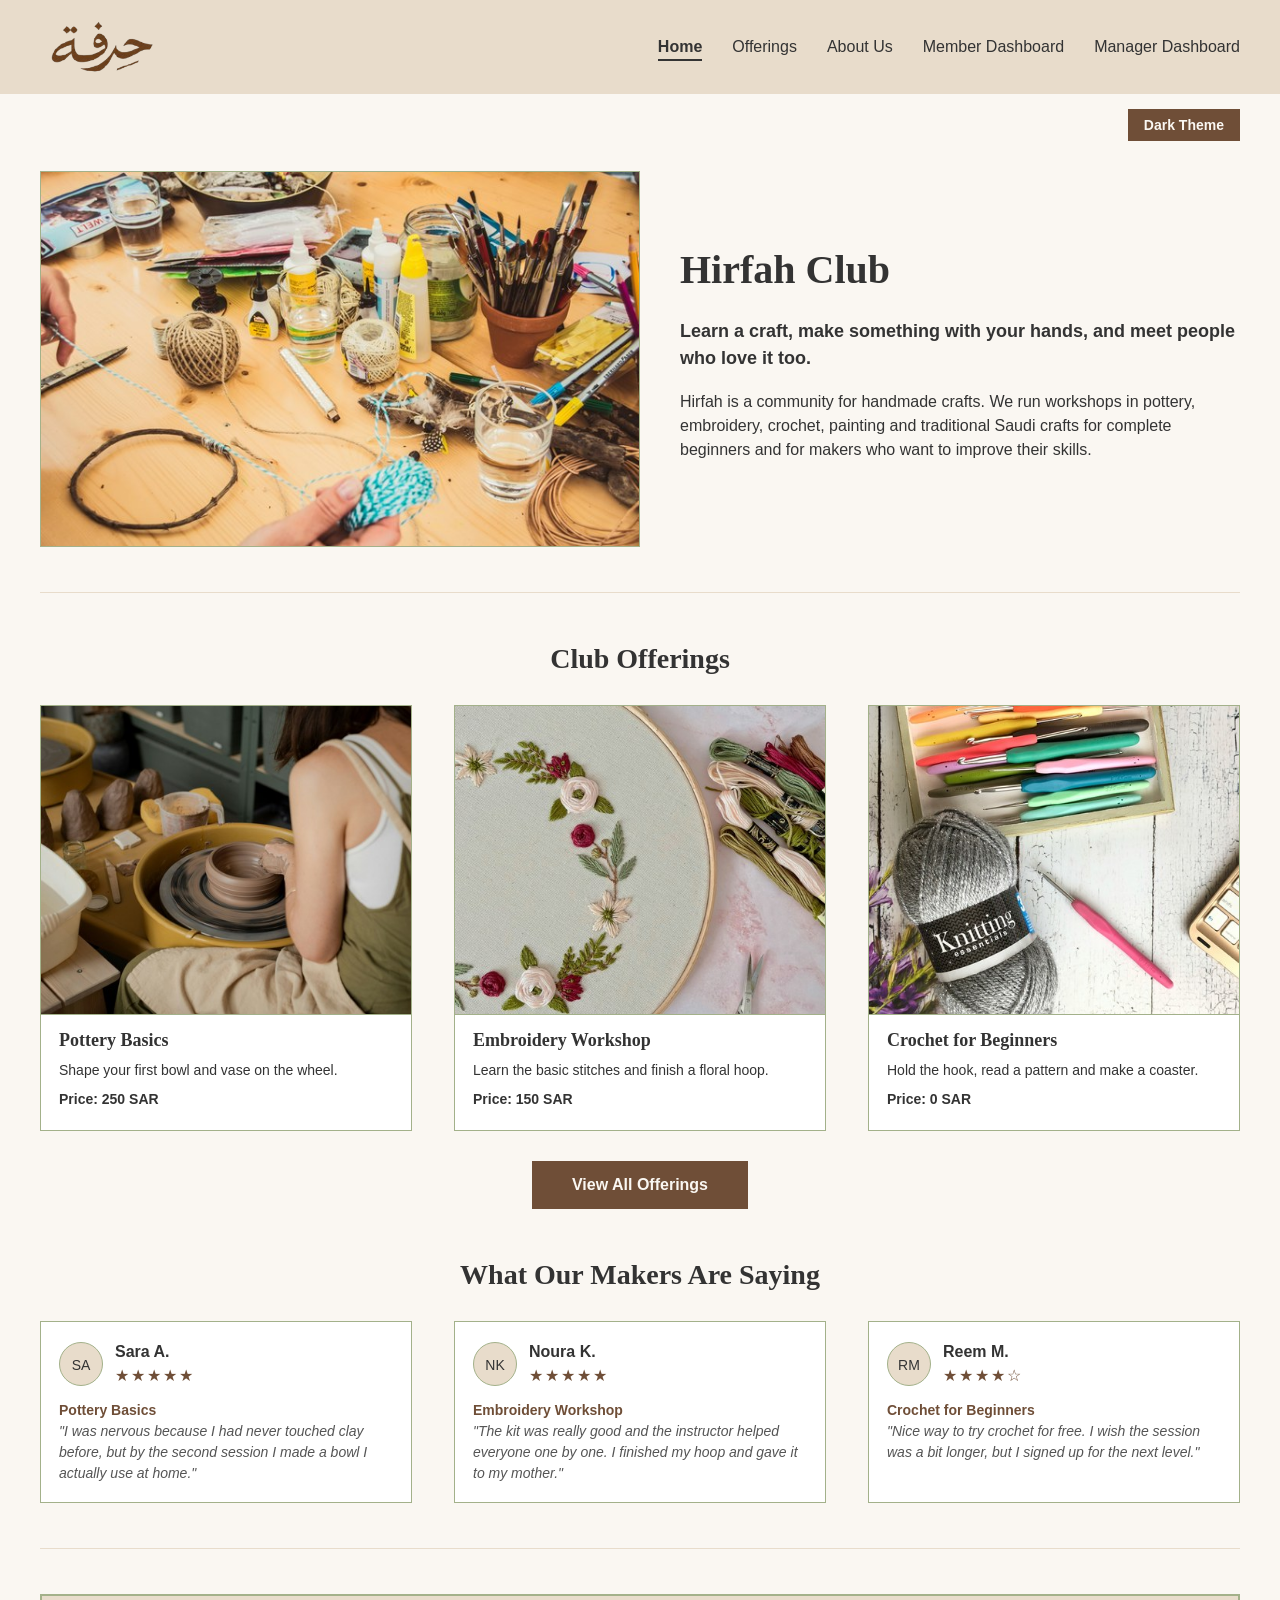
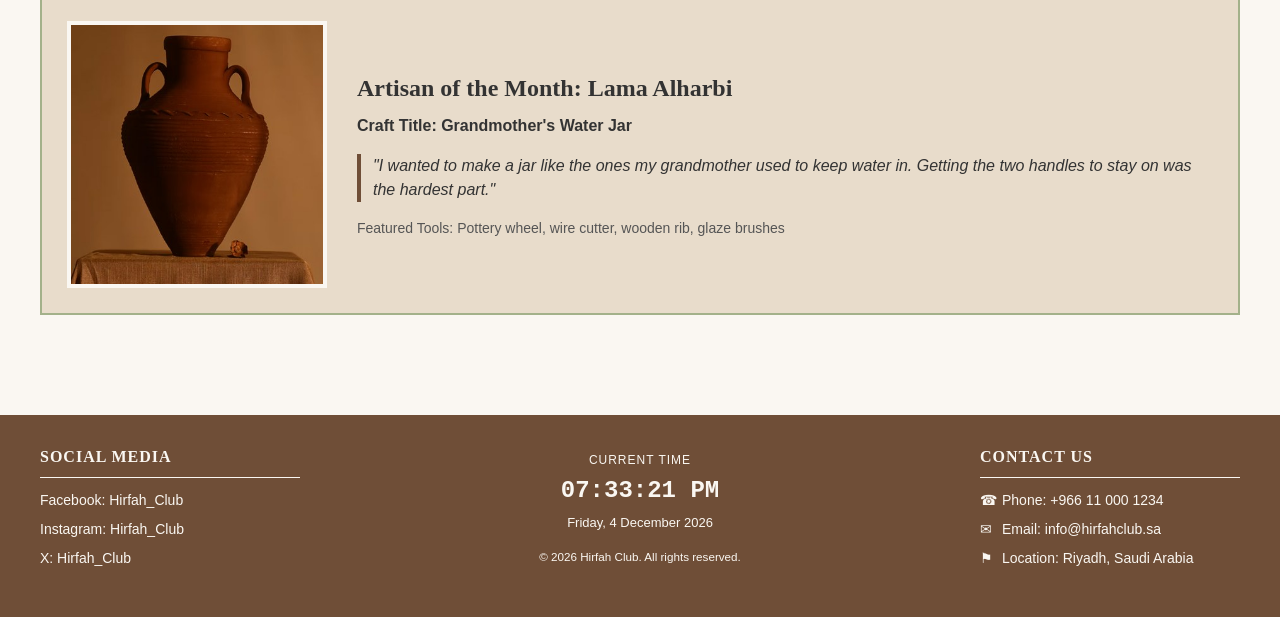
<file: index.html>
<!DOCTYPE html>
<html lang="en">
<head>
    <meta charset="UTF-8">
    <meta name="viewport" content="width=device-width, initial-scale=1">
    <title>Home | Hirfah Club</title>
    <link rel="stylesheet" href="style.css">
</head>
<body class="home-page">

    <!-- ===== Shared header ===== -->
    <header class="site-header" id="top">
        <a class="site-logo" href="index.html"><img src="images/logo_hirfah.png" alt="Hirfah Club logo" width="125" height="70"></a>
        <nav class="site-nav" id="home-nav">
            <ul>
                <li><a class="active" href="index.html">Home</a></li>
                <li><a href="offerings.html">Offerings</a></li>
                <li><a href="about-us.html">About Us</a></li>
                <li><a href="member-dashboard.html">Member Dashboard</a></li>
                <li><a href="manager-dashboard.html">Manager Dashboard</a></li>
            </ul>
        </nav>
        <button type="button" id="menu-button" class="menu-button">&#9776; Menu</button>
    </header>

    <div class="theme-bar">
        <button type="button" id="theme-button" class="theme-button">Dark Theme</button>
    </div>

    <main class="page-content">

        <section class="home-hero">
            <img class="home-hero-image" src="images/hero-crafts.jpg" alt="Craft supplies, yarn and paint brushes on a wooden table" width="640" height="400">
            <div class="home-hero-text">
                <h1>Hirfah Club</h1>
                <p class="home-tagline">Learn a craft, make something with your hands, and meet people who love it too.</p>
                <p>Hirfah is a community for handmade crafts. We run workshops in pottery, embroidery, crochet, painting and traditional Saudi crafts for complete beginners and for makers who want to improve their skills.</p>
            </div>
        </section>

        <hr class="home-divider">

        <section>
            <h2 class="home-heading">Club Offerings</h2>
            <div class="offering-row">

                <article class="offering-card">
                    <img src="images/offering-pottery.jpg" alt="A woman shaping a clay bowl on a pottery wheel" width="480" height="400">
                    <div class="offering-info">
                        <h3>Pottery Basics</h3>
                        <p>Shape your first bowl and vase on the wheel.</p>
                        <p class="offering-price">Price: 250 SAR</p>
                    </div>
                    <div class="offering-more">
                        <h3>Pottery Basics</h3>
                        <p><strong>Instructor:</strong> Nora Alqahtani</p>
                        <p><strong>Duration:</strong> 4 sessions</p>
                        <p><strong>Level:</strong> Beginner</p>
                        <p>All clay and glazes are included. Your pieces are fired and ready to take home in the last session.</p>
                    </div>
                </article>

                <article class="offering-card">
                    <img src="images/offering-embroidery.jpg" alt="Embroidery hoop with stitched flowers and thread spools" width="480" height="400">
                    <div class="offering-info">
                        <h3>Embroidery Workshop</h3>
                        <p>Learn the basic stitches and finish a floral hoop.</p>
                        <p class="offering-price">Price: 150 SAR</p>
                    </div>
                    <div class="offering-more">
                        <h3>Embroidery Workshop</h3>
                        <p><strong>Instructor:</strong> Turki Alharbi</p>
                        <p><strong>Duration:</strong> 3 sessions</p>
                        <p><strong>Level:</strong> Beginner</p>
                        <p>You get a starter kit with a hoop, fabric, needles and threads to keep.</p>
                    </div>
                </article>

                <article class="offering-card">
                    <img src="images/offering-crochet.jpg" alt="A ball of yarn and colourful crochet hooks" width="480" height="400">
                    <div class="offering-info">
                        <h3>Crochet for Beginners</h3>
                        <p>Hold the hook, read a pattern and make a coaster.</p>
                        <p class="offering-price">Price: 0 SAR</p>
                    </div>
                    <div class="offering-more">
                        <h3>Crochet for Beginners</h3>
                        <p><strong>Instructor:</strong> Sofia Rossi</p>
                        <p><strong>Duration:</strong> 1 session</p>
                        <p><strong>Level:</strong> Beginner</p>
                        <p>This is a free taster session for new members. Bring your own yarn or use ours.</p>
                    </div>
                </article>

            </div>
            <p class="home-more-link"><a class="button-link" href="offerings.html">View All Offerings</a></p>
        </section>

        <section>
            <h2 class="home-heading">What Our Makers Are Saying</h2>
            <div class="review-row">

                <div class="review">
                    <div class="review-top">
                        <span class="review-initials">SA</span>
                        <div>
                            <p class="review-name">Sara A.</p>
                            <p class="review-stars">&#9733;&#9733;&#9733;&#9733;&#9733;</p>
                        </div>
                    </div>
                    <p class="review-offering">Pottery Basics</p>
                    <p class="review-text">"I was nervous because I had never touched clay before, but by the second session I made a bowl I actually use at home."</p>
                </div>

                <div class="review">
                    <div class="review-top">
                        <span class="review-initials">NK</span>
                        <div>
                            <p class="review-name">Noura K.</p>
                            <p class="review-stars">&#9733;&#9733;&#9733;&#9733;&#9733;</p>
                        </div>
                    </div>
                    <p class="review-offering">Embroidery Workshop</p>
                    <p class="review-text">"The kit was really good and the instructor helped everyone one by one. I finished my hoop and gave it to my mother."</p>
                </div>

                <div class="review">
                    <div class="review-top">
                        <span class="review-initials">RM</span>
                        <div>
                            <p class="review-name">Reem M.</p>
                            <p class="review-stars">&#9733;&#9733;&#9733;&#9733;&#9734;</p>
                        </div>
                    </div>
                    <p class="review-offering">Crochet for Beginners</p>
                    <p class="review-text">"Nice way to try crochet for free. I wish the session was a bit longer, but I signed up for the next level."</p>
                </div>

            </div>
        </section>

        <hr class="home-divider">

        <section class="artisan">
            <img class="artisan-image" src="images/artisan-month.jpg" alt="A large handmade clay vase on a cloth covered stand" width="400" height="411">
            <div class="artisan-text">
                <h2>Artisan of the Month: Lama Alharbi</h2>
                <p class="artisan-craft">Craft Title: Grandmother's Water Jar</p>
                <p class="artisan-quote">"I wanted to make a jar like the ones my grandmother used to keep water in. Getting the two handles to stay on was the hardest part."</p>
                <p class="artisan-tools">Featured Tools: Pottery wheel, wire cutter, wooden rib, glaze brushes</p>
            </div>
        </section>

    </main>

    <!-- ===== Shared footer ===== -->
    <footer class="site-footer">
        <div class="footer-column">
            <h2 class="footer-heading">Social Media</h2>
            <ul class="footer-list">
                <li><a href="https://www.facebook.com" target="_blank">Facebook: Hirfah_Club</a></li>
                <li><a href="https://www.instagram.com" target="_blank">Instagram: Hirfah_Club</a></li>
                <li><a href="https://x.com" target="_blank">X: Hirfah_Club</a></li>
            </ul>
        </div>

        <div class="footer-column footer-center">
            <p class="footer-clock-label">Current Time</p>
            <p id="clock" class="footer-clock">--:--:--</p>
            <p id="clock-date" class="footer-date"></p>
            <p><small>&copy; 2026 Hirfah Club. All rights reserved.</small></p>
        </div>

        <div class="footer-column">
            <h2 class="footer-heading">Contact Us</h2>
            <ul class="footer-list">
                <li><span class="footer-symbol">&#9742;</span>Phone: +966 11 000 1234</li>
                <li><span class="footer-symbol">&#9993;</span>Email: <a href="mailto:info@hirfahclub.sa">info@hirfahclub.sa</a></li>
                <li><span class="footer-symbol">&#9873;</span>Location: Riyadh, Saudi Arabia</li>
            </ul>
        </div>
    </footer>

    <a href="#top" id="back-to-top" class="back-to-top" title="Back to top">&#8679; Top</a>

    <script src="home.js"></script>
</body>
</html>
</file>
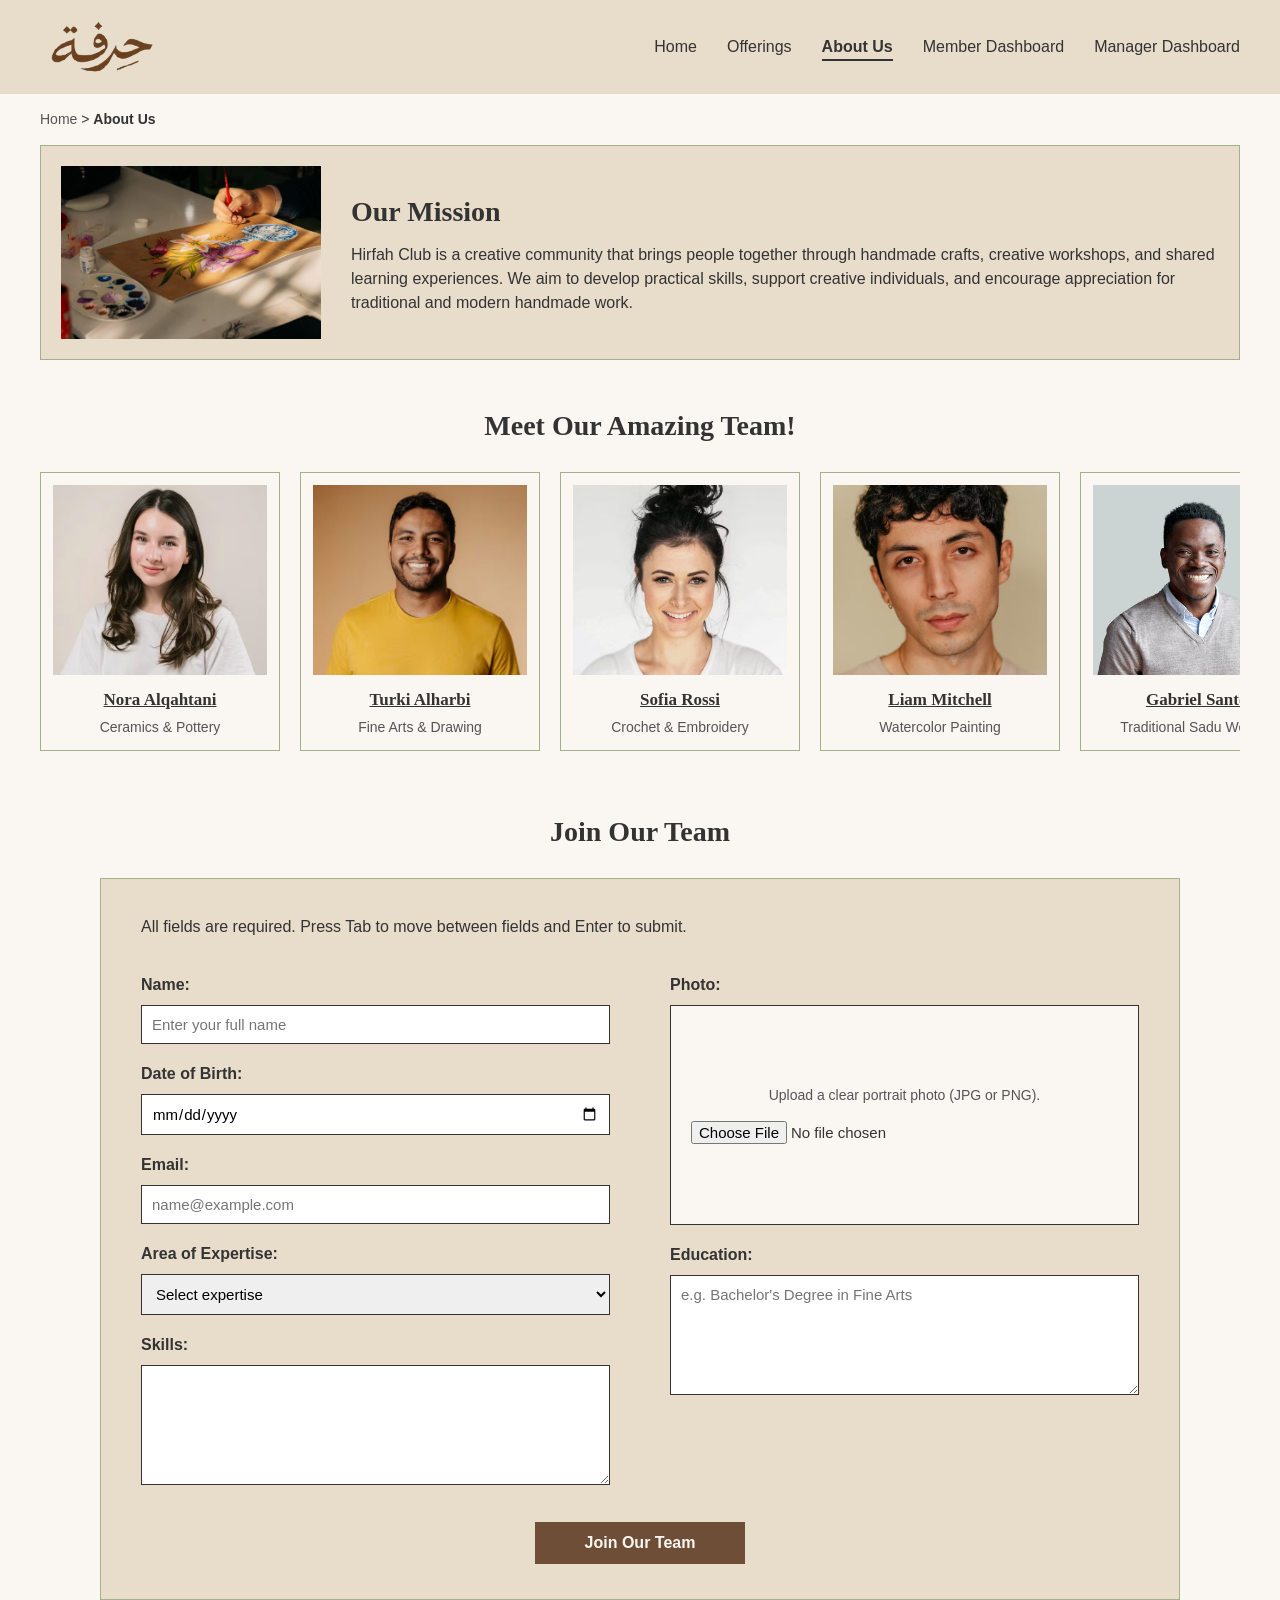
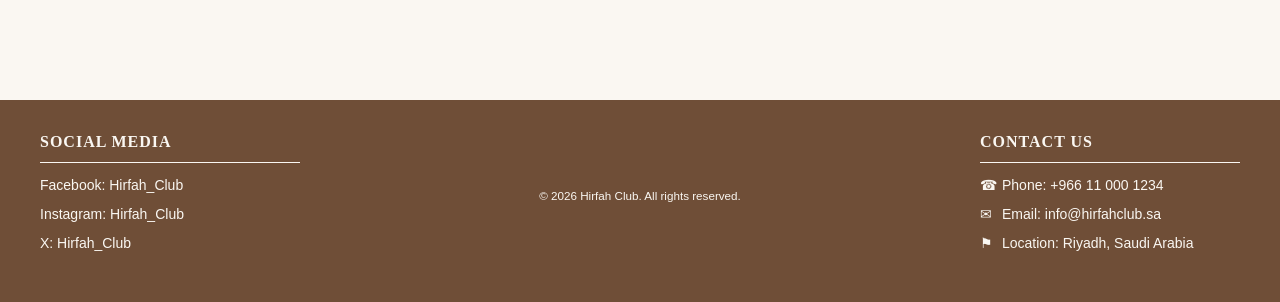
<file: about-us.html>
<!DOCTYPE html>
<html lang="en">
<head>
    <meta charset="UTF-8">
    <meta name="viewport" content="width=device-width, initial-scale=1">
    <title>About Us | Hirfah Club</title>
    <link rel="stylesheet" href="style.css">
</head>
<body>

    <!-- ===== Shared header ===== -->

    <a class="skip-link" href="#main" tabindex="1">Skip to content</a>

    <header class="site-header">
        <a class="site-logo" href="index.html" tabindex="2"><img src="images/logo_hirfah.png" alt="Hirfah Club logo"></a>
        <nav class="site-nav">
            <ul>
                <li><a href="index.html" tabindex="3">Home</a></li>
                <li><a href="offerings.html" tabindex="4">Offerings</a></li>
                <li><a class="active" href="about-us.html" tabindex="5">About Us</a></li>
                <li><a href="member-dashboard.html" tabindex="6">Member Dashboard</a></li>
                <li><a href="manager-dashboard.html" tabindex="7">Manager Dashboard</a></li>
            </ul>
        </nav>
    </header>

    <nav class="breadcrumb">
        <a href="index.html" tabindex="8">Home</a> &gt;
        <span class="breadcrumb-current">About Us</span>
    </nav>

    <main id="main" class="page-content">

        <!-- ===== Our Mission ===== -->
        <section class="about-mission">
            <img class="about-mission-image" src="images/mission.jpg" alt="An artist hand-painting a floral design during a workshop">
            <div class="about-mission-text">
                <h1>Our Mission</h1>
                <p>Hirfah Club is a creative community that brings people together through handmade crafts, creative workshops, and shared learning experiences. We aim to develop practical skills, support creative individuals, and encourage appreciation for traditional and modern handmade work.</p>
            </div>
        </section>

        <!-- ===== Meet Our Amazing Team ===== -->
        <section id="team">
            <h2 class="about-team-heading">Meet Our Amazing Team!</h2>
            <ul class="team-list">
                <li class="team-card">
                    <div class="team-photo"><img class="photo-top" src="images/instructor1.png" alt="Portrait of Nora Alqahtani"></div>
                    <h3><a href="instructor-profile.html#instructor1" tabindex="9">Nora Alqahtani</a></h3>
                    <p>Ceramics &amp; Pottery</p>
                </li>
                <li class="team-card">
                    <div class="team-photo"><img class="photo-wide" src="images/instructor2.png" alt="Portrait of Turki Alharbi"></div>
                    <h3><a href="instructor-profile.html#instructor2" tabindex="10">Turki Alharbi</a></h3>
                    <p>Fine Arts &amp; Drawing</p>
                </li>
                <li class="team-card">
                    <div class="team-photo"><img src="images/instructor3.png" alt="Portrait of Sofia Rossi"></div>
                    <h3><a href="instructor-profile.html#instructor3" tabindex="11">Sofia Rossi</a></h3>
                    <p>Crochet &amp; Embroidery</p>
                </li>
                <li class="team-card">
                    <div class="team-photo"><img src="images/instructor4.png" alt="Portrait of Liam Mitchell"></div>
                    <h3><a href="instructor-profile.html#instructor4" tabindex="12">Liam Mitchell</a></h3>
                    <p>Watercolor Painting</p>
                </li>
                <li class="team-card">
                    <div class="team-photo"><img class="photo-wide" src="images/instructor5.png" alt="Portrait of Gabriel Santos"></div>
                    <h3><a href="instructor-profile.html#instructor5" tabindex="13">Gabriel Santos</a></h3>
                    <p>Traditional Sadu Weaving</p>
                </li>
                <li class="team-card">
                    <div class="team-photo"><img src="images/instructor6.png" alt="Portrait of Ayana Bekele"></div>
                    <h3><a href="instructor-profile.html#instructor6" tabindex="14">Ayana Bekele</a></h3>
                    <p>Jewelry Making &amp; Beadwork</p>
                </li>
            </ul>
        </section>

        <!-- ===== Join Our Team ===== -->
        <section id="join">
            <h2 class="about-team-heading">Join Our Team</h2>

            <form class="join-form" action="#" method="post" enctype="multipart/form-data">
                <div class="join-panel">
                    <p class="join-note">All fields are required. Press Tab to move between fields and Enter to submit.</p>
                    <div class="join-row">

                        <div class="join-column">
                            <label for="join-name" accesskey="j">Name:</label>
                            <input type="text" id="join-name" tabindex="15" name="join_name" maxlength="60" placeholder="Enter your full name" required>

                            <label for="join-dob">Date of Birth:</label>
                            <input type="date" id="join-dob" tabindex="16" name="join_dob" required>

                            <label for="join-email">Email:</label>
                            <input type="email" id="join-email" tabindex="17" name="join_email" placeholder="name@example.com" required>

                            <label for="join-expertise">Area of Expertise:</label>
                            <select id="join-expertise" tabindex="18" name="join_expertise" required>
                                <option value="" selected>Select expertise</option>
                                <option value="ceramics-pottery">Ceramics &amp; Pottery</option>
                                <option value="fine-arts-drawing">Fine Arts &amp; Drawing</option>
                                <option value="crochet-embroidery">Crochet &amp; Embroidery</option>
                                <option value="jewelry-accessories">Jewelry &amp; Accessories</option>
                                <option value="sadu-weaving">Traditional Sadu Weaving</option>
                                <option value="woodworking-carving">Woodworking &amp; Carving</option>
                                <option value="arabic-calligraphy">Arabic Calligraphy</option>
                                <option value="leather-crafting">Leather Crafting</option>
                                <option value="other">Other</option>
                            </select>

                            <label for="join-skills">Skills:</label>
                            <textarea id="join-skills" tabindex="19" name="join_skills" rows="5" placeholder="e.g. Wheel throwing, glazing, workshop instruction" required>           </textarea>
                        </div>

                        <div class="join-column">
                            <label for="join-photo">Photo:</label>
                            <div class="join-photo-box">
                                <p>Upload a clear portrait photo (JPG or PNG).</p>
                                <input type="file" id="join-photo" tabindex="20" name="join_photo" required>
                            </div>

                            <label for="join-education">Education:</label>
                            <textarea id="join-education" tabindex="21" name="join_education" rows="5" placeholder="e.g. Bachelor's Degree in Fine Arts" required></textarea>
                        </div>

                    </div>

                    <div class="join-actions">
                        <button type="submit" class="join-submit" tabindex="22">Join Our Team</button>
                    </div>
                </div>
            </form>
        </section>

    </main>

    <!-- ===== Shared footer ===== -->

    <footer class="site-footer">
        <div class="footer-column">
            <h2 class="footer-heading">Social Media</h2>
            <ul class="footer-list">
                <li><a href="https://www.facebook.com" tabindex="23" target="_blank">Facebook: Hirfah_Club</a></li>
                <li><a href="https://www.instagram.com" tabindex="24" target="_blank">Instagram: Hirfah_Club</a></li>
                <li><a href="https://x.com" tabindex="25" target="_blank">X: Hirfah_Club</a></li>
            </ul>
        </div>

        <div class="footer-column footer-center">
            <p><small>&copy; 2026 Hirfah Club. All rights reserved.</small></p>
        </div>

        <div class="footer-column">
            <h2 class="footer-heading">Contact Us</h2>
            <ul class="footer-list">
                <li><span class="footer-symbol">&#9742;</span>Phone: +966 11 000 1234</li>
                <li><span class="footer-symbol">&#9993;</span>Email: <a href="mailto:info@hirfahclub.sa" tabindex="26">info@hirfahclub.sa</a></li>
                <li><span class="footer-symbol">&#9873;</span>Location: Riyadh, Saudi Arabia</li>
            </ul>
        </div>
    </footer>

    <script src="about-us.js"></script>
</body>
</html>
</file>
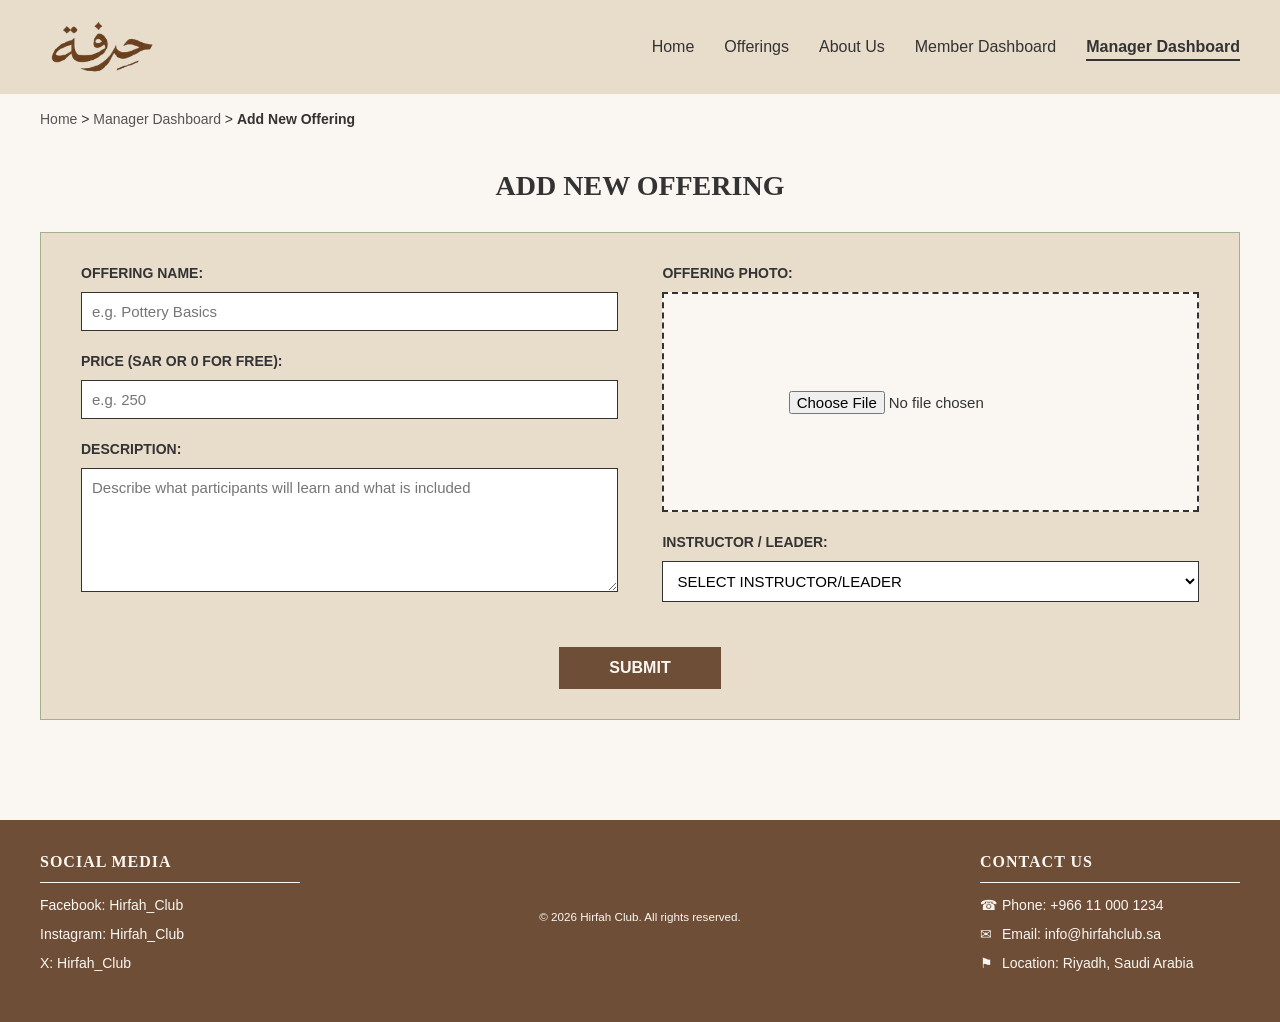
<file: add-new-offering.html>
<!DOCTYPE html>
<html lang="en">
<head>
    <meta charset="UTF-8">
    <meta name="viewport" content="width=device-width, initial-scale=1">
    <title>Add New Offering | Hirfah Club</title>
    <link rel="stylesheet" href="style.css">
</head>
<body class="manager-page"> 
    <a class="skip-link" href="#main">Skip to content</a>
 
    <header class="site-header">
        <a class="site-logo" href="index.html"><img src="images/logo_hirfah.png" alt="Hirfah Club logo"></a>
        <nav class="site-nav">
            <ul>
                <li><a href="index.html">Home</a></li>
                <li><a href="offerings.html">Offerings</a></li>
                <li><a href="about-us.html">About Us</a></li>
                <li><a href="member-dashboard.html">Member Dashboard</a></li>
                <li><a class="active" href="manager-dashboard.html">Manager Dashboard</a></li>
            </ul>
        </nav>
    </header>
 
   
    <nav class="breadcrumb">
        <a href="index.html">Home</a> &gt;
        <a href="manager-dashboard.html">Manager Dashboard</a> &gt;
        <span class="breadcrumb-current">Add New Offering</span>
    </nav>
 
    <main id="main" class="page-content">
 
        <h1 class="page-title">ADD NEW OFFERING</h1>
 
        <form class="offering-form" action="#" method="post" enctype="multipart/form-data">
            
            <div class="form-grid">
                <div class="form-column">
                    <div class="form-group">
                        <label for="offering-name">OFFERING NAME:</label>
                        <input type="text" id="offering-name" name="offering_name" placeholder="e.g. Pottery Basics" required>
                    </div>
 
                    <div class="form-group">
                        <label for="price">PRICE (SAR OR 0 FOR FREE):</label>
                        <input type="number" id="price" name="price" placeholder="e.g. 250" min="0" required>
                    </div>
 
                    <div class="form-group">
                        <label for="description">DESCRIPTION:</label>
                        <textarea id="description" name="description" rows="6" placeholder="Describe what participants will learn and what is included" required></textarea>
                    </div>
                </div>
 
                
                <div class="form-column">
                    <div class="form-group">
                        <label for="offering-photo">OFFERING PHOTO:</label>
                        <div class="photo-upload-box">
                            <input type="file" id="offering-photo" name="offering_photo" accept="image/*" required>
                        </div>
                    </div>
 
                    <div class="form-group">
                        <label for="instructor-leader">INSTRUCTOR / LEADER:</label>
                        <select id="instructor-leader" name="instructor_leader" required>
                            <option value="" disabled selected>SELECT INSTRUCTOR/LEADER</option>
                            <option value="1">Nora Alqahtani</option>
                            <option value="2">Sofia Rossi</option>
                            <option value="3">Gabriel Santos</option>
						    <option value="4">Liam Mitchell</option>
                            <option value="5">Turki Alharbi</option>
					        <option value="6">Ayana Bekele</option>

                        </select>
                    </div>
                </div>
            </div>
 
            
            <div class="form-actions-bottom">
                <button type="submit" class="submit-button">SUBMIT</button>
            </div>
 
        </form>
 
    </main>
 

     <footer class="site-footer">
        <div class="footer-column">
            <h2 class="footer-heading">Social Media</h2>
            <ul class="footer-list">
                <li><a href="https://www.facebook.com" target="_blank">Facebook: Hirfah_Club</a></li>
                <li><a href="https://www.instagram.com" target="_blank">Instagram: Hirfah_Club</a></li>
                <li><a href="https://x.com" target="_blank">X: Hirfah_Club</a></li>
            </ul>
        </div>

        <div class="footer-column footer-center">
            <p><small>&copy; 2026 Hirfah Club. All rights reserved.</small></p>
        </div>

        <div class="footer-column">
            <h2 class="footer-heading">Contact Us</h2>
            <ul class="footer-list">
                <li><span class="footer-symbol">&#9742;</span>Phone: +966 11 000 1234</li>
                <li><span class="footer-symbol">&#9993;</span>Email: <a href="mailto:info@hirfahclub.sa">info@hirfahclub.sa</a></li>
                <li><span class="footer-symbol">&#9873;</span>Location: Riyadh, Saudi Arabia</li>
            </ul>
        </div>
    </footer>
 
    <script src="manager.js"></script>
</body>
</html>
</file>
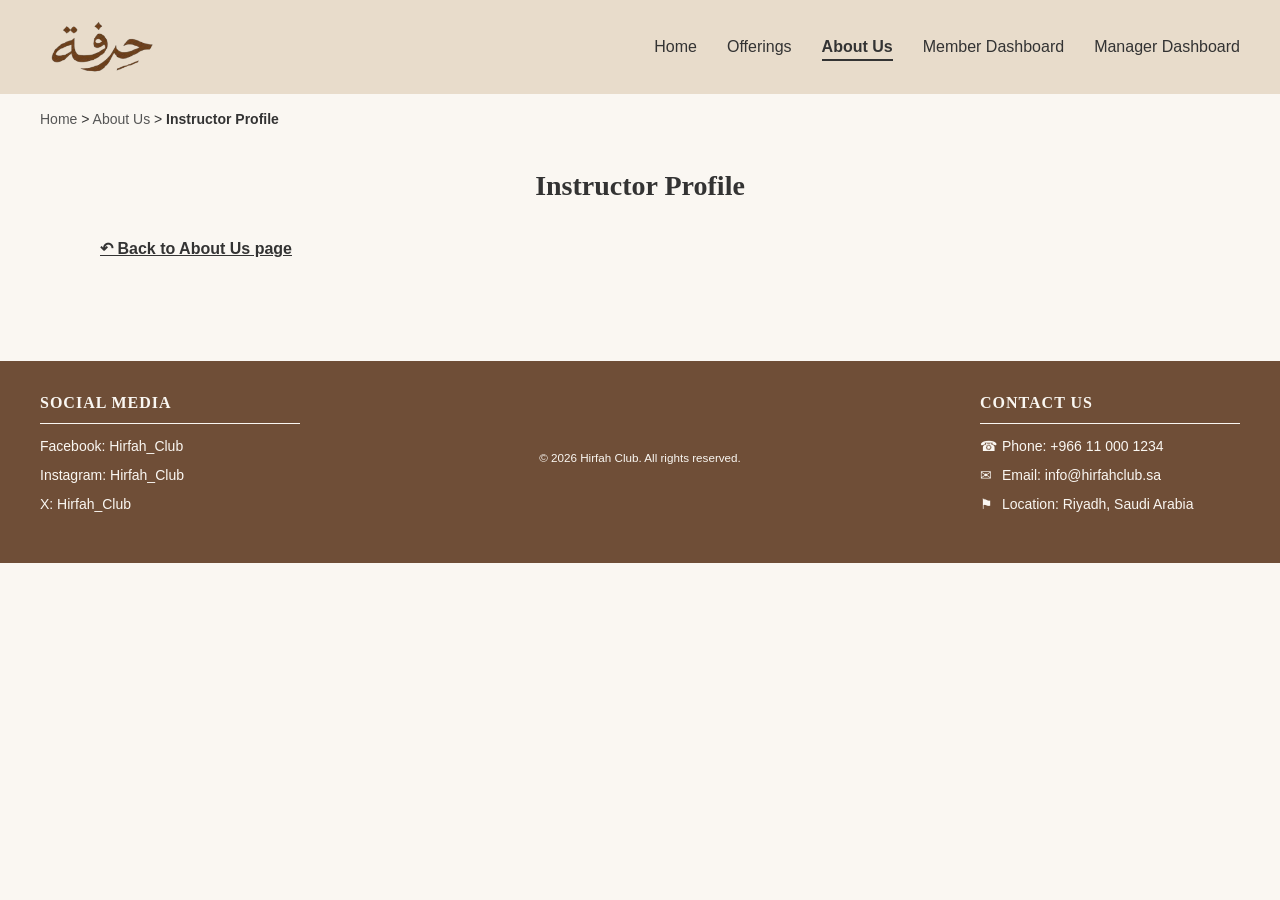
<file: instructor-profile.html>
<!DOCTYPE html>
<html lang="en">
<head>
    <meta charset="UTF-8">
    <meta name="viewport" content="width=device-width, initial-scale=1">
    <title>Instructor Profile | Hirfah Club</title>
    <link rel="stylesheet" href="style.css">
</head>
<body>

    <!-- ===== Shared header ===== -->

    <a class="skip-link" href="#main">Skip to content</a>

    <header class="site-header">
        <a class="site-logo" href="index.html"><img src="images/logo_hirfah.png" alt="Hirfah Club logo"></a>
        <nav class="site-nav">
            <ul>
                <li><a href="index.html">Home</a></li>
                <li><a href="offerings.html">Offerings</a></li>
                <li><a class="active" href="about-us.html">About Us</a></li>
                <li><a href="member-dashboard.html">Member Dashboard</a></li>
                <li><a href="manager-dashboard.html">Manager Dashboard</a></li>
            </ul>
        </nav>
    </header>

    <nav class="breadcrumb">
        <a href="index.html">Home</a> &gt;
        <a href="about-us.html">About Us</a> &gt;
        <span class="breadcrumb-current">Instructor Profile</span>
    </nav>

    <main id="main" class="page-content">

                <h1 class="page-title">Instructor Profile</h1>

        <!-- ===== Profile 1: Nora Alqahtani ===== -->
        <div class="profile-entry" id="instructor1">
            <div class="profile-scroll">
                <table class="profile-table">
                    <thead>
                        <tr>
                            <th colspan="4" class="profile-name">Nora Alqahtani</th>
                        </tr>
                    </thead>
                    <tbody>
                        <tr>
                            <th rowspan="3">Photo</th>
                            <td rowspan="3"><div class="profile-photo-frame"><img class="photo-top" src="images/instructor1.png" alt="Portrait of Nora Alqahtani"></div></td>
                            <th>Date of Birth</th>
                            <td>18/06/1994</td>
                        </tr>
                        <tr>
                            <th>Email</th>
                            <td><a href="mailto:nora@hirfah.com">nora@hirfah.com</a></td>
                        </tr>
                        <tr>
                            <th>Area of Expertise</th>
                            <td>Ceramics &amp; Pottery</td>
                        </tr>
                        <tr>
                            <th>Skills</th>
                            <td>Pottery Wheel Throwing, Hand-Building, Ceramic Glazing, Kiln Firing</td>
                            <th>Education</th>
                            <td>Bachelor's Degree in Fine Arts (Ceramics)</td>
                        </tr>
                    </tbody>
                </table>
            </div>
         </div>

        <!-- ===== Profile 2: Turki Alharbi ===== -->
        <div class="profile-entry" id="instructor2">
            <div class="profile-scroll">
                <table class="profile-table">
                    <thead>
                        <tr>
                            <th colspan="4" class="profile-name">Turki Alharbi</th>
                        </tr>
                    </thead>
                    <tbody>
                        <tr>
                            <th rowspan="3">Photo</th>
                            <td rowspan="3"><div class="profile-photo-frame"><img class="photo-wide" src="images/instructor2.png" alt="Portrait of Turki Alharbi"></div></td>
                            <th>Date of Birth</th>
                            <td>12/03/1990</td>
                        </tr>
                        <tr>
                            <th>Email</th>
                            <td><a href="mailto:turki@hirfah.com">turki@hirfah.com</a></td>
                        </tr>
                        <tr>
                            <th>Area of Expertise</th>
                            <td>Fine Arts &amp; Drawing</td>
                        </tr>
                        <tr>
                            <th>Skills</th>
                            <td>Pencil and Charcoal Drawing, Acrylic Painting, Colour Theory, Composition</td>
                            <th>Education</th>
                            <td>Bachelor's Degree in Visual Arts</td>
                        </tr>
                    </tbody>
                </table>
            </div>
        </div>

        <!-- ===== Profile 3: Sofia Rossi ===== -->
        <div class="profile-entry" id="instructor3">
            <div class="profile-scroll">
                <table class="profile-table">
                    <thead>
                        <tr>
                            <th colspan="4" class="profile-name">Sofia Rossi</th>
                        </tr>
                    </thead>
                    <tbody>
                        <tr>
                            <th rowspan="3">Photo</th>
                            <td rowspan="3"><div class="profile-photo-frame"><img src="images/instructor3.png" alt="Portrait of Sofia Rossi"></div></td>
                            <th>Date of Birth</th>
                            <td>09/11/1997</td>
                        </tr>
                        <tr>
                            <th>Email</th>
                            <td><a href="mailto:sofia@hirfah.com">sofia@hirfah.com</a></td>
                        </tr>
                        <tr>
                            <th>Area of Expertise</th>
                            <td>Crochet &amp; Embroidery</td>
                        </tr>
                        <tr>
                            <th>Skills</th>
                            <td>Crochet Stitches, Pattern Reading, Hand Embroidery, Textile Finishing</td>
                            <th>Education</th>
                            <td>Diploma in Textile Arts</td>
                        </tr>
                    </tbody>
                </table>
            </div>
        </div>

        <!-- ===== Profile 4: Liam Mitchell ===== -->
        <div class="profile-entry" id="instructor4">
            <div class="profile-scroll">
                <table class="profile-table">
                    <thead>
                        <tr>
                            <th colspan="4" class="profile-name">Liam Mitchell</th>
                        </tr>
                    </thead>
                    <tbody>
                        <tr>
                            <th rowspan="3">Photo</th>
                            <td rowspan="3"><div class="profile-photo-frame"><img src="images/instructor4.png" alt="Portrait of Liam Mitchell"></div></td>
                            <th>Date of Birth</th>
                            <td>24/08/1992</td>
                        </tr>
                        <tr>
                            <th>Email</th>
                            <td><a href="mailto:liam@hirfah.com">liam@hirfah.com</a></td>
                        </tr>
                        <tr>
                            <th>Area of Expertise</th>
                            <td>Watercolor Painting</td>
                        </tr>
                        <tr>
                            <th>Skills</th>
                            <td>Watercolor Washes, Colour Mixing, Landscape Painting, Brush Techniques</td>
                            <th>Education</th>
                            <td>Diploma in Painting and Illustration</td>
                        </tr>
                    </tbody>
                </table>
            </div>
        </div>

        <!-- ===== Profile 5: Gabriel Santos ===== -->
        <div class="profile-entry" id="instructor5">
            <div class="profile-scroll">
                <table class="profile-table">
                    <thead>
                        <tr>
                            <th colspan="4" class="profile-name">Gabriel Santos</th>
                        </tr>
                    </thead>
                    <tbody>
                        <tr>
                            <th rowspan="3">Photo</th>
                            <td rowspan="3"><div class="profile-photo-frame"><img class="photo-wide" src="images/instructor5.png" alt="Portrait of Gabriel Santos"></div></td>
                            <th>Date of Birth</th>
                            <td>05/02/1988</td>
                        </tr>
                        <tr>
                            <th>Email</th>
                            <td><a href="mailto:gabriel@hirfah.com">gabriel@hirfah.com</a></td>
                        </tr>
                        <tr>
                            <th>Area of Expertise</th>
                            <td>Traditional Sadu Weaving</td>
                        </tr>
                        <tr>
                            <th>Skills</th>
                            <td>Al Sadu Weaving, Loom Setup, Traditional Bedouin Patterns, Natural Wool Dyeing</td>
                            <th>Education</th>
                            <td>Bachelor's Degree in Heritage Arts and Crafts</td>
                        </tr>
                    </tbody>
                </table>
            </div>
        </div>

        <!-- ===== Profile 6: Ayana Bekele ===== -->
        <div class="profile-entry" id="instructor6">
            <div class="profile-scroll">
                <table class="profile-table">
                    <thead>
                        <tr>
                            <th colspan="4" class="profile-name">Ayana Bekele</th>
                        </tr>
                    </thead>
                    <tbody>
                        <tr>
                            <th rowspan="3">Photo</th>
                            <td rowspan="3"><div class="profile-photo-frame"><img src="images/instructor6.png" alt="Portrait of Ayana Bekele"></div></td>
                            <th>Date of Birth</th>
                            <td>14/04/1995</td>
                        </tr>
                        <tr>
                            <th>Email</th>
                            <td><a href="mailto:ayana@hirfah.com">ayana@hirfah.com</a></td>
                        </tr>
                        <tr>
                            <th>Area of Expertise</th>
                            <td>Jewelry Making &amp; Beadwork</td>
                        </tr>
                        <tr>
                            <th>Skills</th>
                            <td>Beaded Necklace Design, Bead Stringing, Wire Ring Making, Jewelry Finishing</td>
                            <th>Education</th>
                            <td>Diploma in Jewelry and Accessory Design</td>
                        </tr>
                    </tbody>
                </table>
            </div>
        </div>

        <p class="profile-back"><a href="about-us.html#team">&#8630; Back to About Us page</a></p>

    </main>

    <!-- ===== Shared footer ===== -->

    <footer class="site-footer">
        <div class="footer-column">
            <h2 class="footer-heading">Social Media</h2>
            <ul class="footer-list">
                <li><a href="https://www.facebook.com" target="_blank">Facebook: Hirfah_Club</a></li>
                <li><a href="https://www.instagram.com" target="_blank">Instagram: Hirfah_Club</a></li>
                <li><a href="https://x.com" target="_blank">X: Hirfah_Club</a></li>
            </ul>
        </div>

        <div class="footer-column footer-center">
            <p><small>&copy; 2026 Hirfah Club. All rights reserved.</small></p>
        </div>

        <div class="footer-column">
            <h2 class="footer-heading">Contact Us</h2>
            <ul class="footer-list">
                <li><span class="footer-symbol">&#9742;</span>Phone: +966 11 000 1234</li>
                <li><span class="footer-symbol">&#9993;</span>Email: <a href="mailto:info@hirfahclub.sa">info@hirfahclub.sa</a></li>
                <li><span class="footer-symbol">&#9873;</span>Location: Riyadh, Saudi Arabia</li>
            </ul>
        </div>
    </footer>

    <script src="instructor-profile.js"></script>
</body>
</html>
</file>
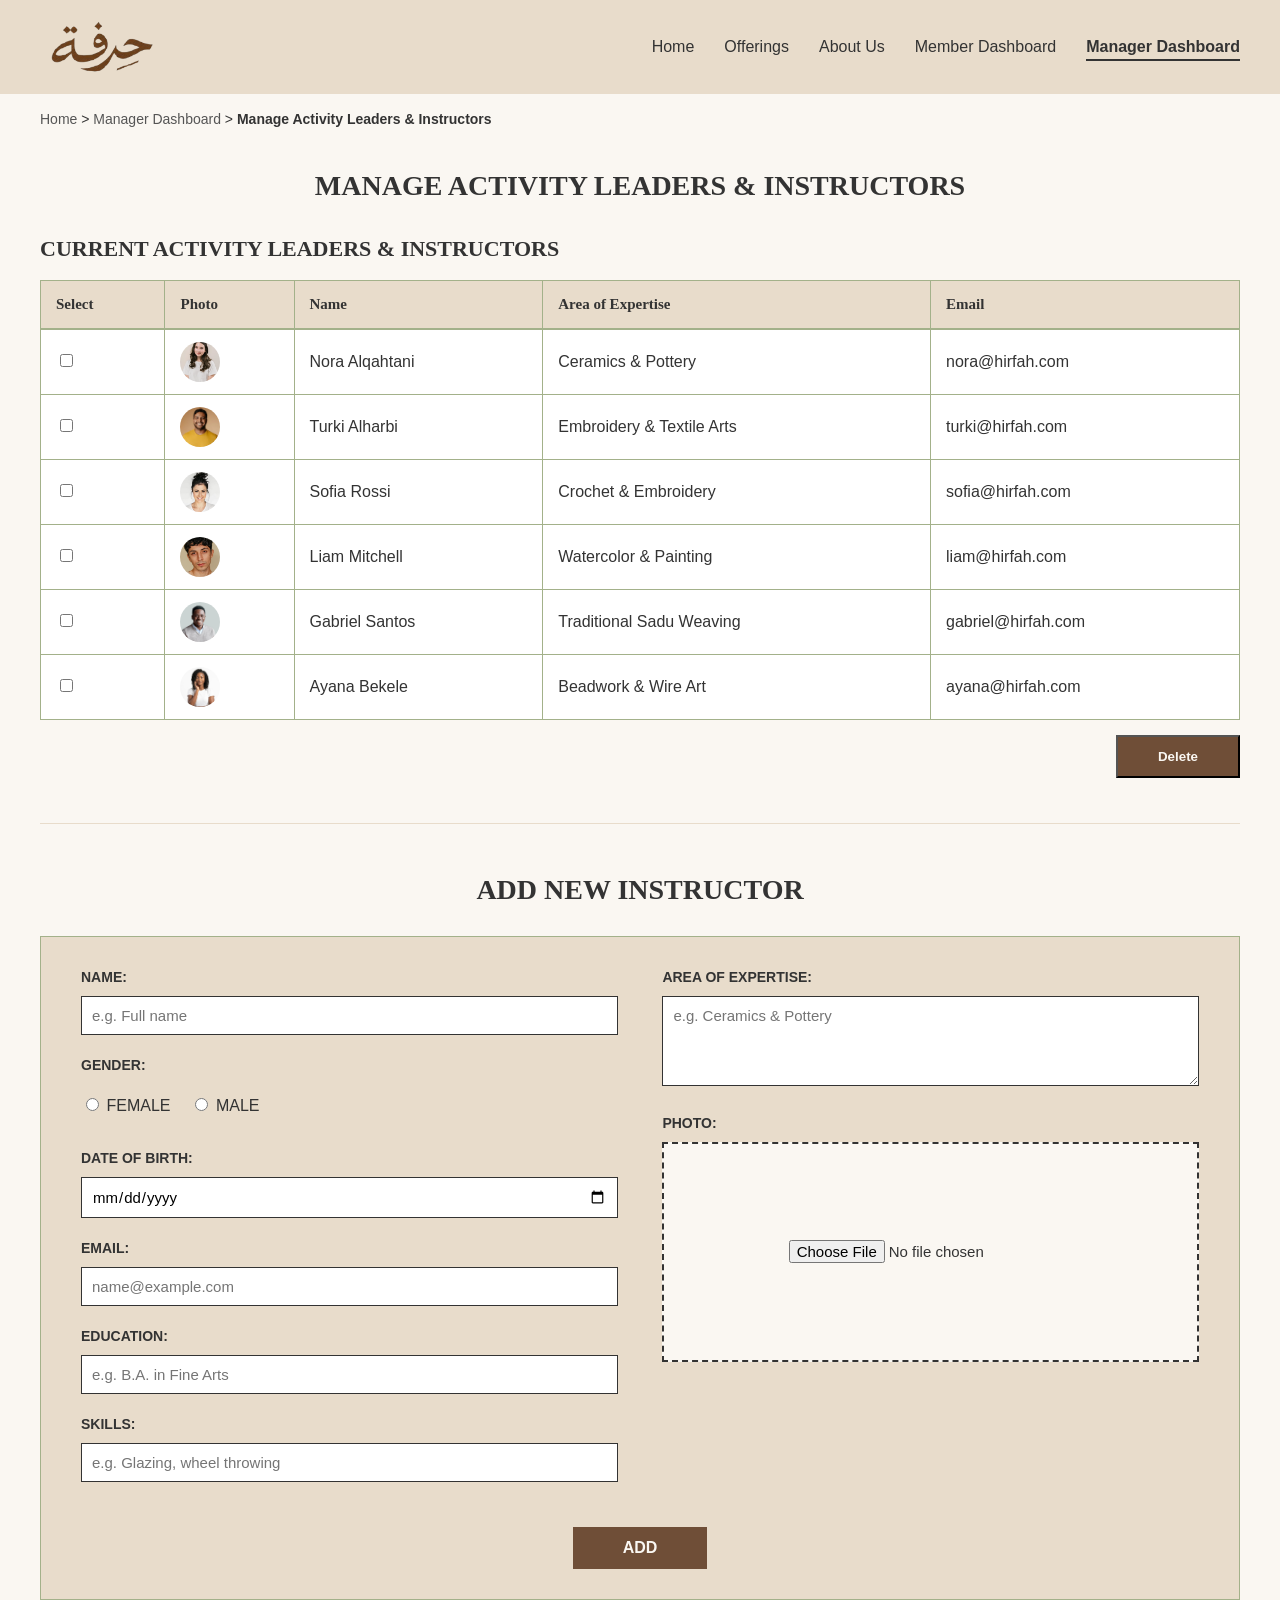
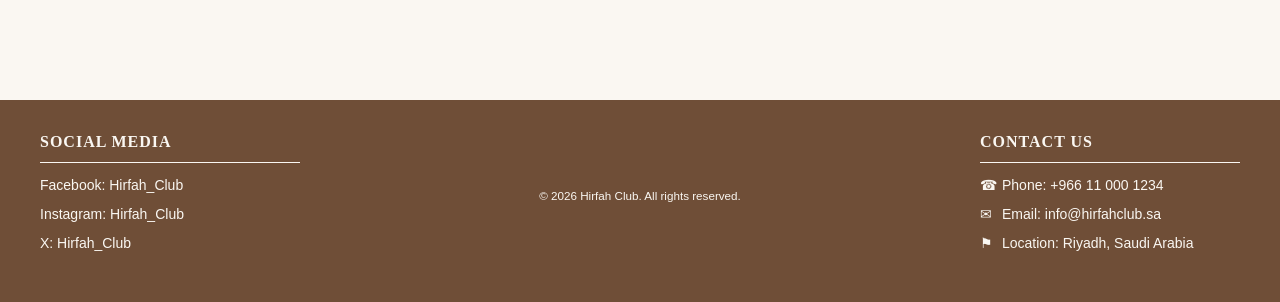
<file: manage-instructors.html>
<!DOCTYPE html>
<html lang="en">
<head>
    <meta charset="UTF-8">
    <meta name="viewport" content="width=device-width, initial-scale=1">
    <title>Manage Activity Leaders &amp; Instructors | Hirfah Club</title>
    <link rel="stylesheet" href="style.css">
</head>
<body class="manager-page">

    <a class="skip-link" href="#main">Skip to content</a>

    <header class="site-header">
        <a class="site-logo" href="index.html"><img src="images/logo_hirfah.png" alt="Hirfah Club logo"></a>
        <nav class="site-nav">
            <ul>
                <li><a href="index.html">Home</a></li>
                <li><a href="offerings.html">Offerings</a></li>
                <li><a href="about-us.html">About Us</a></li>
                <li><a href="member-dashboard.html">Member Dashboard</a></li>
                <li><a class="active" href="manager-dashboard.html">Manager Dashboard</a></li>
            </ul>
        </nav>
    </header>

    <nav class="breadcrumb">
        <a href="index.html">Home</a> &gt;
        <a href="manager-dashboard.html">Manager Dashboard</a> &gt;
        <span class="breadcrumb-current">Manage Activity Leaders &amp; Instructors</span>
    </nav>

    <main id="main" class="page-content">

        <h1 class="page-title">MANAGE ACTIVITY LEADERS &amp; INSTRUCTORS</h1>

        <!-- Section 1: Delete form -->
        <section class="instructors-table-section">
            <div class="table-header">
                <h2>CURRENT ACTIVITY LEADERS &amp; INSTRUCTORS</h2>
            </div>

            <form class="delete-form" action="#" method="post">

                <div class="table-scroll">
                    <table class="instructors-table">
                        <caption class="visually-hidden">Current activity leaders and instructors</caption>
                        <thead>
                            <tr>
                                <th scope="col">Select</th>
                                <th scope="col">Photo</th>
                                <th scope="col">Name</th>
                                <th scope="col">Area of Expertise</th>
                                <th scope="col">Email</th>
                            </tr>
                        </thead>
                        <tbody>
                            <tr>
                                <td><input type="checkbox" name="select_instructor" value="1" aria-label="Select Nora Alqahtani"></td>
                                <td><img src="images/instructor1.png" alt="Nora Alqahtani"></td>
                                <td>Nora Alqahtani</td>
                                <td>Ceramics &amp; Pottery</td>
                                <td>nora@hirfah.com</td>
                            </tr>
                            <tr>
                                <td><input type="checkbox" name="select_instructor" value="2" aria-label="Select Turki Alharbi"></td>
                                <td><img src="images/instructor2.png" alt="Turki Alharbi"></td>
                                <td>Turki Alharbi</td>
                                <td>Embroidery &amp; Textile Arts</td>
                                <td>turki@hirfah.com</td>
                            </tr>
                            <tr>
                                <td><input type="checkbox" name="select_instructor" value="3" aria-label="Select Sofia Rossi"></td>
                                <td><img src="images/instructor3.png" alt="Sofia Rossi"></td>
                                <td>Sofia Rossi</td>
                                <td>Crochet &amp; Embroidery</td>
                                <td>sofia@hirfah.com</td>
                            </tr>
                            <tr>
                                <td><input type="checkbox" name="select_instructor" value="4" aria-label="Select Liam Mitchell"></td>
                                <td><img src="images/instructor4.png" alt="Liam Mitchell"></td>
                                <td>Liam Mitchell</td>
                                <td>Watercolor &amp; Painting</td>
                                <td>liam@hirfah.com</td>
                            </tr>
                            <tr>
                                <td><input type="checkbox" name="select_instructor" value="5" aria-label="Select Gabriel Santos"></td>
                                <td><img src="images/instructor5.png" alt="Gabriel Santos"></td>
                                <td>Gabriel Santos</td>
                                <td>Traditional Sadu Weaving</td>
                                <td>gabriel@hirfah.com</td>
                            </tr>
							<tr>
                                <td><input type="checkbox" name="select_instructor" value="6" aria-label="Select Ayana Bekele"></td>
                                <td><img src="images/instructor6.png" alt="Ayana Bekele"></td>
                                <td>Ayana Bekele</td>
                                <td>Beadwork &amp; Wire Art</td>
                                <td>ayana@hirfah.com</td>
                            </tr>
                        </tbody>
                    </table>
                </div>

                <div class="table-actions">
                    <button type="submit" class="button-link">Delete</button>
                </div>

            </form>
        </section>

        <hr class="home-divider">

        <!-- Section 2: Add form -->
        <section class="add-instructor-section">
            <h2 class="section-title">ADD NEW INSTRUCTOR</h2>

            <form class="instructor-form" action="#" method="post" enctype="multipart/form-data">
                <div class="form-grid">

                    <div class="form-column">
                        <div class="form-group">
                            <label for="inst-name">NAME:</label>
                            <input type="text" id="inst-name" name="inst_name" placeholder="e.g. Full name" required>
                        </div>

                        <fieldset class="form-fieldset">
                            <legend>GENDER:</legend>
                            <div class="radio-group">
                                <label><input type="radio" name="gender" value="female" required> FEMALE</label>
                                <label><input type="radio" name="gender" value="male"> MALE</label>
                            </div>
                        </fieldset>

                        <div class="form-group">
                            <label for="inst-dob">DATE OF BIRTH:</label>
                            <input type="date" id="inst-dob" name="inst_dob" required>
                        </div>

                        <div class="form-group">
                            <label for="inst-email">EMAIL:</label>
                            <input type="email" id="inst-email" name="inst_email" placeholder="name@example.com" required>
                        </div>

                        <div class="form-group">
                            <label for="inst-education">EDUCATION:</label>
                            <input type="text" id="inst-education" name="inst_education" placeholder="e.g. B.A. in Fine Arts" required>
                        </div>

                        <div class="form-group">
                            <label for="inst-skills">SKILLS:</label>
                            <input type="text" id="inst-skills" name="inst_skills" placeholder="e.g. Glazing, wheel throwing" required>
                        </div>
                    </div>

                    <div class="form-column">
                        <div class="form-group">
                            <label for="inst-expertise">AREA OF EXPERTISE:</label>
                            <textarea id="inst-expertise" name="inst_expertise" rows="4" placeholder="e.g. Ceramics &amp; Pottery" required></textarea>
                        </div>

                        <div class="form-group">
                            <label for="inst-photo">PHOTO:</label>
                            <div class="photo-upload-box">
                                <input type="file" id="inst-photo" name="inst_photo" accept="image/*" required>
                            </div>
                        </div>
                    </div>

                </div>

                <div class="form-actions-bottom">
                    <button type="submit" class="submit-button">ADD</button>
                </div>

            </form>
        </section>

    </main>

     <footer class="site-footer">
        <div class="footer-column">
            <h2 class="footer-heading">Social Media</h2>
            <ul class="footer-list">
                <li><a href="https://www.facebook.com" target="_blank">Facebook: Hirfah_Club</a></li>
                <li><a href="https://www.instagram.com" target="_blank">Instagram: Hirfah_Club</a></li>
                <li><a href="https://x.com" target="_blank">X: Hirfah_Club</a></li>
            </ul>
        </div>

        <div class="footer-column footer-center">
            <p><small>&copy; 2026 Hirfah Club. All rights reserved.</small></p>
        </div>

        <div class="footer-column">
            <h2 class="footer-heading">Contact Us</h2>
            <ul class="footer-list">
                <li><span class="footer-symbol">&#9742;</span>Phone: +966 11 000 1234</li>
                <li><span class="footer-symbol">&#9993;</span>Email: <a href="mailto:info@hirfahclub.sa">info@hirfahclub.sa</a></li>
                <li><span class="footer-symbol">&#9873;</span>Location: Riyadh, Saudi Arabia</li>
            </ul>
        </div>
    </footer>

    <script src="manager.js"></script>
</body>
</html>
</file>
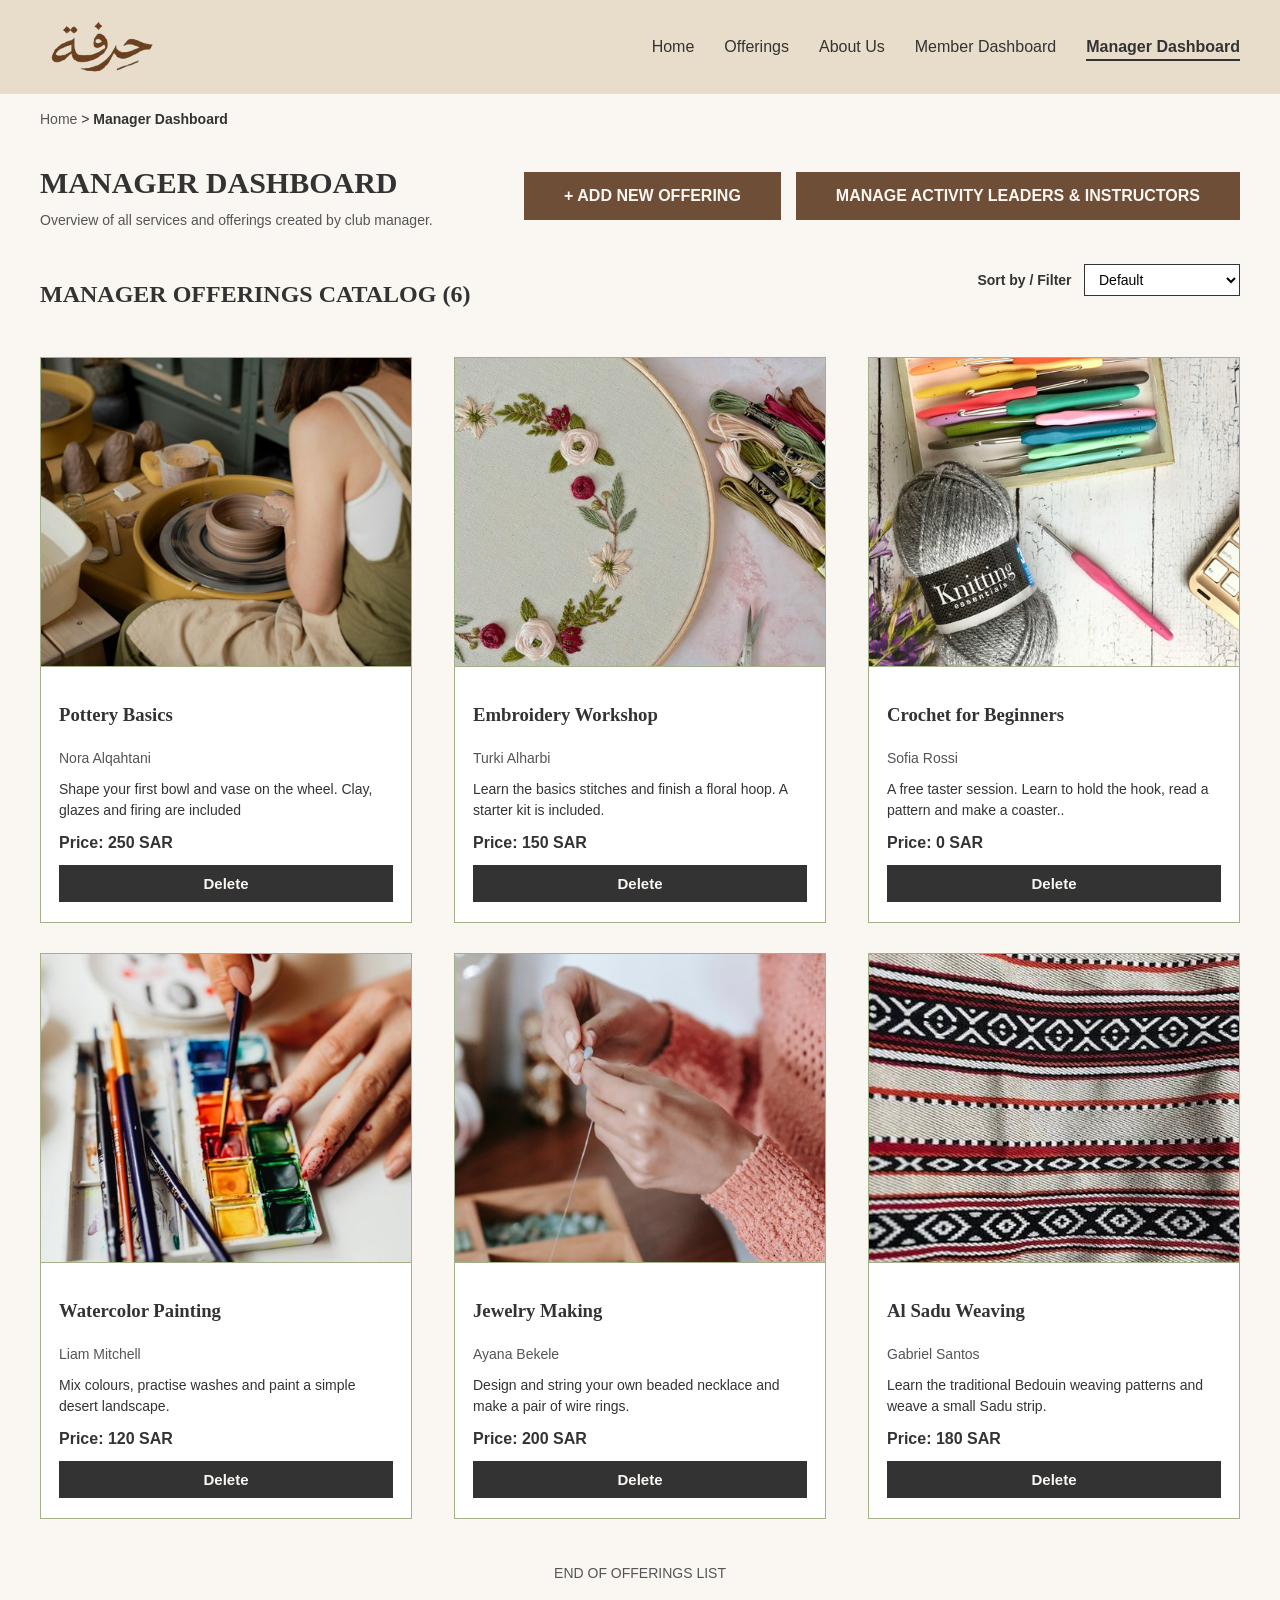
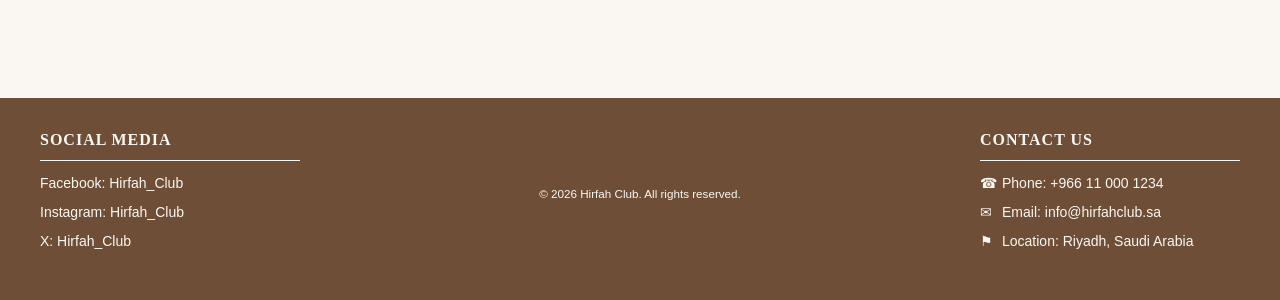
<file: manager-dashboard.html>
<!DOCTYPE html>
<html lang="en">
<head>
    <meta charset="UTF-8">
    <meta name="viewport" content="width=device-width, initial-scale=1">
    <title>Manager Dashboard | Hirfah Club</title>
    <link rel="stylesheet" href="style.css">
</head>
<body>

    <a class="skip-link" href="#main">Skip to content</a>

    <header class="site-header">
        <a class="site-logo" href="index.html"><img src="images/logo_hirfah.png" alt="Hirfah Club logo"></a>
        <nav class="site-nav">
            <ul>
                <li><a href="index.html">Home</a></li>
                <li><a href="offerings.html">Offerings</a></li>
                <li><a href="about-us.html">About Us</a></li>
                <li><a href="member-dashboard.html">Member Dashboard</a></li>
                <li><a class="active" href="manager-dashboard.html">Manager Dashboard</a></li>
            </ul>
        </nav>
    </header>

    <nav class="breadcrumb">
        <a href="index.html">Home</a> &gt;
        <span class="breadcrumb-current">Manager Dashboard</span>
    </nav>

    <main id="main" class="page-content">

        <div class="dashboard-header">
            <div>
                <h1>MANAGER DASHBOARD</h1>
                <p>Overview of all services and offerings created by club manager.</p>
            </div>
            <div class="dashboard-actions">
                <a href="add-new-offering.html" class="button-link">+ ADD NEW OFFERING</a>
                <a href="manage-instructors.html" class="button-link ">MANAGE ACTIVITY LEADERS &amp; INSTRUCTORS</a>
            </div>
        </div>

        <div class="offers-top">
            <h2>MANAGER OFFERINGS CATALOG (6)</h2>
            <form class="sort-form" action="#" method="get">
                <label for="sort-by">Sort by / Filter</label>
                <select id="sort-by" name="sort_by">
                    <option value="" selected>Default</option>
                    <option value="price-low">Price: Low to High</option>
                    <option value="price-high">Price: High to Low</option>
                    <option value="name-az">Name: A–Z</option>
                </select>
            </form>
        </div>

        <div class="offers-list">

            <article class="offer-card">
                <img src="images/offering-pottery.jpg" alt="Pottery Basics">
                <div class="offer-body">
                    <h3>Pottery Basics</h3>
                    <p class="offer-instructor">Nora Alqahtani</p>
                    <p> Shape your first bowl and vase on the wheel. Clay, glazes and firing are included</p>
                    <p class="offer-price">Price: 250 SAR</p>
                    <button class="offer-delete" type="button" aria-label="Delete Pottery Basics">Delete</button>
                </div>
            </article>

            <article class="offer-card">
                <img src="images/offering-embroidery.jpg" alt="Embroidery Workshop">
                <div class="offer-body">
                    <h3>Embroidery Workshop</h3>
                    <p class="offer-instructor">Turki Alharbi</p>
                    <p> Learn the basics stitches and finish a floral hoop. A starter kit is included.</p>
                    <p class="offer-price">Price: 150 SAR</p>
                    <button class="offer-delete" type="button" aria-label="Delete Embroidery Workshop">Delete</button>
                </div>
            </article>

            <article class="offer-card">
                <img src="images/offering-crochet.jpg" alt="Crochet for Beginners">
                <div class="offer-body">
                    <h3>Crochet for Beginners</h3>
                    <p class="offer-instructor">Sofia Rossi</p>
                    <p>A free taster session. Learn to hold the hook, read a pattern and make a coaster..</p>
                    <p class="offer-price">Price: 0 SAR</p>
                    <button class="offer-delete" type="button" aria-label="Delete Crochet for Beginners">Delete</button>
                </div>
            </article>

            <article class="offer-card">
                <img src="images/offering-watercolor.jpg" alt="Watercolor Painting">
                <div class="offer-body">
                    <h3>Watercolor Painting</h3>
                    <p class="offer-instructor">Liam Mitchell</p>
                    <p>Mix colours, practise washes and paint a simple desert landscape.</p>
                    <p class="offer-price">Price: 120 SAR</p>
                    <button class="offer-delete" type="button" aria-label="Delete Watercolor Painting">Delete</button>
                </div>
            </article>

            <article class="offer-card">
                <img src="images/offering-jewelry.jpg" alt="Jewelry Making">
                <div class="offer-body">
                    <h3>Jewelry Making</h3>
                    <p class="offer-instructor">Ayana Bekele</p>
                    <p>Design and string your own beaded necklace and make a pair of wire rings.</p>
                    <p class="offer-price">Price: 200 SAR</p>
                    <button class="offer-delete" type="button" aria-label="Delete Jewelry Making">Delete</button>
                </div>
            </article>

            <article class="offer-card">
                <img src="images/offering-sadu.jpg" alt="Al Sadu Weaving">
                <div class="offer-body">
                    <h3>Al Sadu Weaving</h3>
                    <p class="offer-instructor">Gabriel Santos</p>
                    <p>Learn the traditional Bedouin weaving patterns and weave a small Sadu strip.</p>
                    <p class="offer-price">Price: 180 SAR</p>
                    <button class="offer-delete" type="button" aria-label="Delete Al Sadu Weaving">Delete</button>
                </div>
            </article>

        </div>

        <p class="offers-end">END OF OFFERINGS LIST</p>

    </main>

     <footer class="site-footer">
        <div class="footer-column">
            <h2 class="footer-heading">Social Media</h2>
            <ul class="footer-list">
                <li><a href="https://www.facebook.com" target="_blank">Facebook: Hirfah_Club</a></li>
                <li><a href="https://www.instagram.com" target="_blank">Instagram: Hirfah_Club</a></li>
                <li><a href="https://x.com" target="_blank">X: Hirfah_Club</a></li>
            </ul>
        </div>

        <div class="footer-column footer-center">
            <p><small>&copy; 2026 Hirfah Club. All rights reserved.</small></p>
        </div>

        <div class="footer-column">
            <h2 class="footer-heading">Contact Us</h2>
            <ul class="footer-list">
                <li><span class="footer-symbol">&#9742;</span>Phone: +966 11 000 1234</li>
                <li><span class="footer-symbol">&#9993;</span>Email: <a href="mailto:info@hirfahclub.sa">info@hirfahclub.sa</a></li>
                <li><span class="footer-symbol">&#9873;</span>Location: Riyadh, Saudi Arabia</li>
            </ul>
        </div>
    </footer>

    <script src="manager.js"></script>
</body>
</html>
</file>
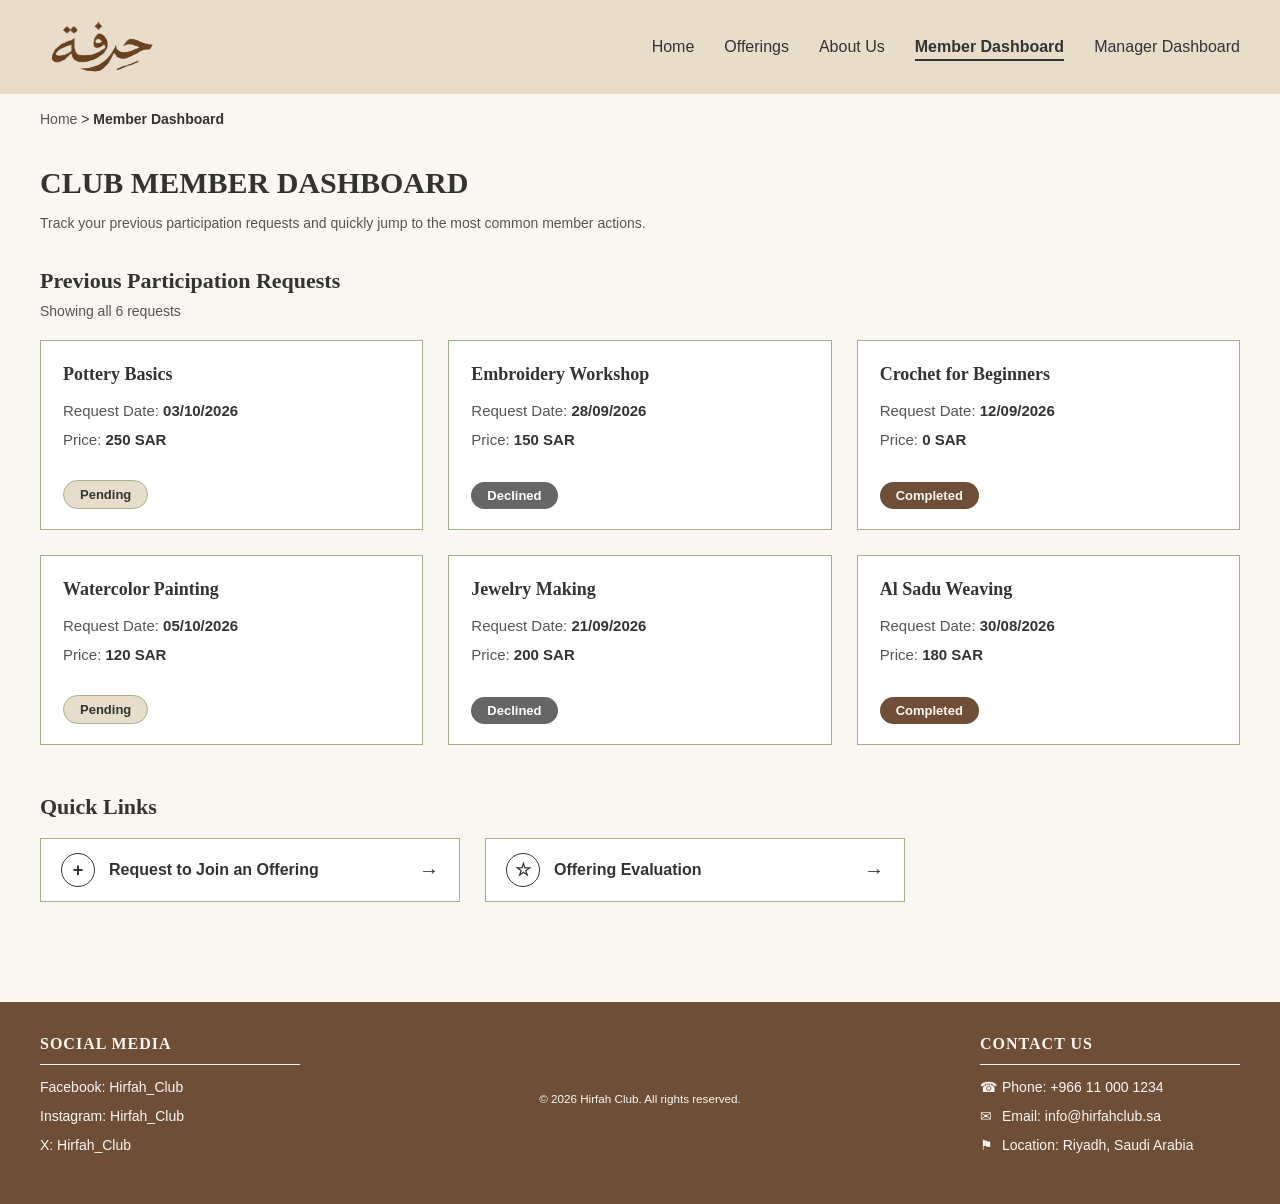
<file: member-dashboard.html>
<!DOCTYPE html>
<html lang="en">
<head>
    <meta charset="UTF-8">
    <meta name="viewport" content="width=device-width, initial-scale=1">
    <title>Member Dashboard | Hirfah Club</title>
    <link rel="stylesheet" href="style.css">
</head>
<body class="member-page">

    <a class="skip-link" href="#main">Skip to content</a>

    <!-- ===== Shared header ===== -->
    <header class="site-header">
        <a class="site-logo" href="index.html"><img src="images/logo_hirfah.png" alt="Hirfah Club logo" width="125" height="70"></a>
        <nav class="site-nav">
            <ul>
                <li><a href="index.html">Home</a></li>
                <li><a href="offerings.html">Offerings</a></li>
                <li><a href="about-us.html">About Us</a></li>
                <li><a class="active" href="member-dashboard.html">Member Dashboard</a></li>
                <li><a href="manager-dashboard.html">Manager Dashboard</a></li>
            </ul>
        </nav>
    </header>

    <!-- ===== Breadcrumb ===== -->
    <nav class="breadcrumb">
        <a href="index.html">Home</a> &gt;
        <span class="breadcrumb-current">Member Dashboard</span>
    </nav>

    <main id="main" class="page-content">

        <div class="member-header">
            <h1>Club Member Dashboard</h1>
            <p>Track your previous participation requests and quickly jump to the most common member actions.</p>
        </div>

        <section>
            <h2 class="member-section-title">Previous Participation Requests</h2>
            <p class="member-count">Showing all 6 requests</p>

            <div class="request-list">

            <div class="request-card">
                <div>
                    <h3>Pottery Basics</h3>
                    <p>Request Date: <strong>03/10/2026</strong></p>
                    <p>Price: <strong>250 SAR</strong></p>
                </div>
                <span class="request-status status-pending">Pending</span>
            </div>

            <div class="request-card">
                <div>
                    <h3>Embroidery Workshop</h3>
                    <p>Request Date: <strong>28/09/2026</strong></p>
                    <p>Price: <strong>150 SAR</strong></p>
                </div>
                <span class="request-status status-declined">Declined</span>
            </div>

            <div class="request-card">
                <div>
                    <h3>Crochet for Beginners</h3>
                    <p>Request Date: <strong>12/09/2026</strong></p>
                    <p>Price: <strong>0 SAR</strong></p>
                </div>
                <span class="request-status status-completed">Completed</span>
            </div>

            <div class="request-card">
                <div>
                    <h3>Watercolor Painting</h3>
                    <p>Request Date: <strong>05/10/2026</strong></p>
                    <p>Price: <strong>120 SAR</strong></p>
                </div>
                <span class="request-status status-pending">Pending</span>
            </div>

            <div class="request-card">
                <div>
                    <h3>Jewelry Making</h3>
                    <p>Request Date: <strong>21/09/2026</strong></p>
                    <p>Price: <strong>200 SAR</strong></p>
                </div>
                <span class="request-status status-declined">Declined</span>
            </div>

            <div class="request-card">
                <div>
                    <h3>Al Sadu Weaving</h3>
                    <p>Request Date: <strong>30/08/2026</strong></p>
                    <p>Price: <strong>180 SAR</strong></p>
                </div>
                <span class="request-status status-completed">Completed</span>
            </div>

            </div>
        </section>

        <!-- Quick links (Flexbox) -->
        <section class="quick-links">
            <h2>Quick Links</h2>
            <div class="quick-links-row">
                <a class="quick-link" href="request-to-join-offering.html">
                    <span class="quick-link-label"><span class="quick-link-icon" aria-hidden="true">+</span>Request to Join an Offering</span>
                    <span class="quick-link-arrow" aria-hidden="true">&rarr;</span>
                </a>
                <a class="quick-link" href="offering-evaluation.html">
                    <span class="quick-link-label"><span class="quick-link-icon" aria-hidden="true">&#9734;</span>Offering Evaluation</span>
                    <span class="quick-link-arrow" aria-hidden="true">&rarr;</span>
                </a>
            </div>
        </section>

    </main>

    <!-- ===== Shared footer ===== -->
    <footer class="site-footer">
        <div class="footer-column">
            <h2 class="footer-heading">Social Media</h2>
            <ul class="footer-list">
                <li><a href="https://www.facebook.com" target="_blank">Facebook: Hirfah_Club</a></li>
                <li><a href="https://www.instagram.com" target="_blank">Instagram: Hirfah_Club</a></li>
                <li><a href="https://x.com" target="_blank">X: Hirfah_Club</a></li>
            </ul>
        </div>

        <div class="footer-column footer-center">
            <p><small>&copy; 2026 Hirfah Club. All rights reserved.</small></p>
        </div>

        <div class="footer-column">
            <h2 class="footer-heading">Contact Us</h2>
            <ul class="footer-list">
                <li><span class="footer-symbol">&#9742;</span>Phone: +966 11 000 1234</li>
                <li><span class="footer-symbol">&#9993;</span>Email: <a href="mailto:info@hirfahclub.sa">info@hirfahclub.sa</a></li>
                <li><span class="footer-symbol">&#9873;</span>Location: Riyadh, Saudi Arabia</li>
            </ul>
        </div>
    </footer>

    <script>
        // apply the theme chosen on the Home Page (saved in localStorage)
        if (localStorage.getItem("hirfahTheme") == "dark") {
            document.body.className = document.body.className + " dark-theme";
        }
    </script>
</body>
</html>
</file>
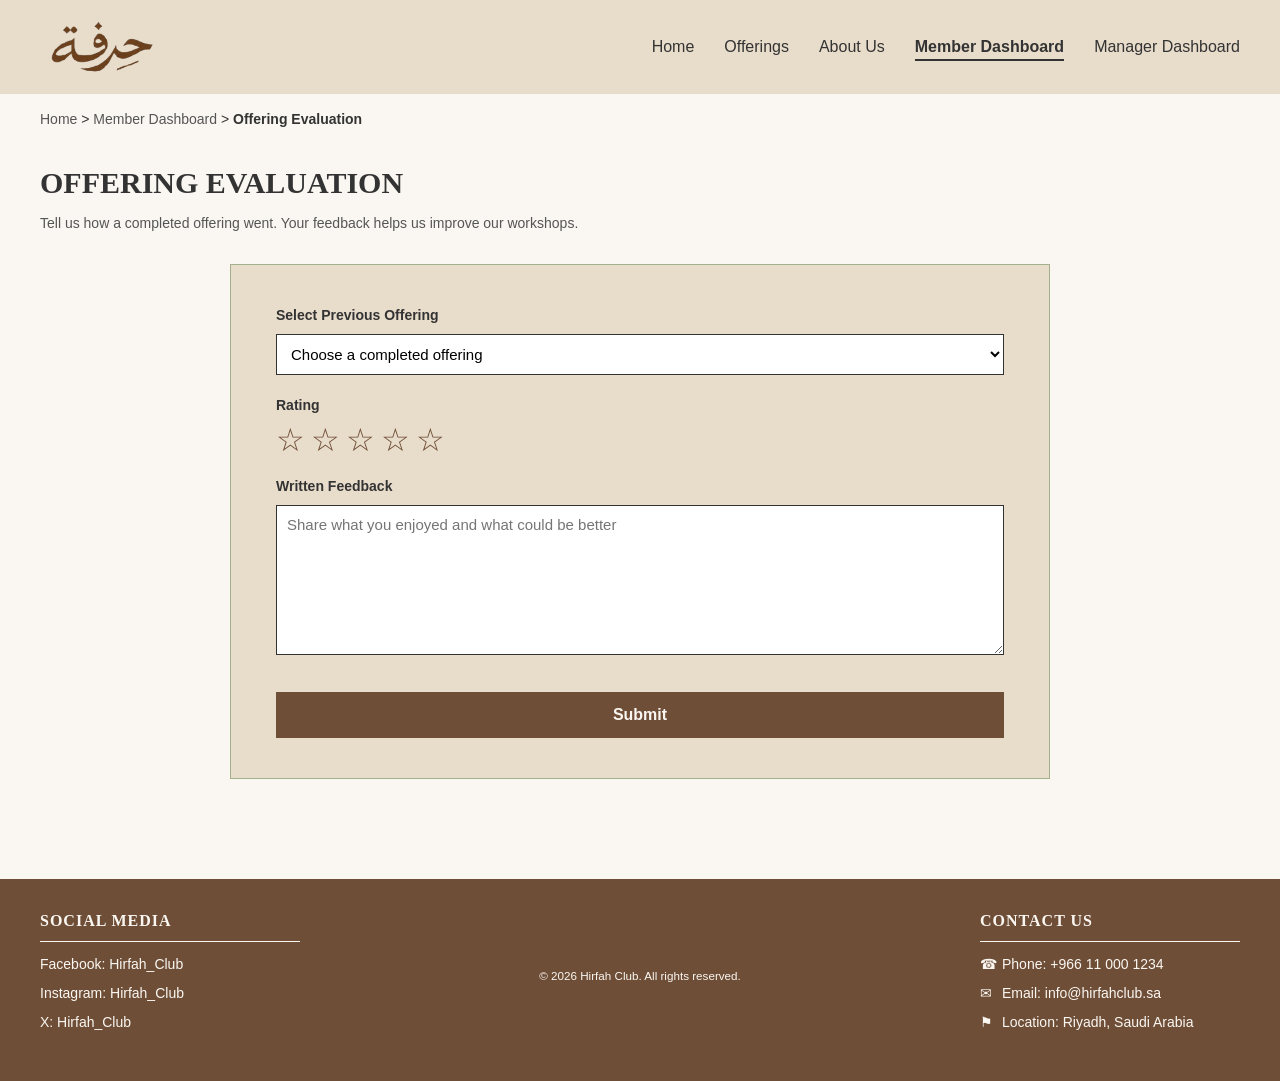
<file: offering-evaluation.html>
<!DOCTYPE html>
<html lang="en">
<head>
    <meta charset="UTF-8">
    <meta name="viewport" content="width=device-width, initial-scale=1">
    <title>Offering Evaluation | Hirfah Club</title>
    <link rel="stylesheet" href="style.css">
</head>
<body class="member-page">

    <a class="skip-link" href="#main">Skip to content</a>

    <!-- ===== Shared header ===== -->
    <header class="site-header">
        <a class="site-logo" href="index.html"><img src="images/logo_hirfah.png" alt="Hirfah Club logo" width="125" height="70"></a>
        <nav class="site-nav">
            <ul>
                <li><a href="index.html">Home</a></li>
                <li><a href="offerings.html">Offerings</a></li>
                <li><a href="about-us.html">About Us</a></li>
                <li><a class="active" href="member-dashboard.html">Member Dashboard</a></li>
                <li><a href="manager-dashboard.html">Manager Dashboard</a></li>
            </ul>
        </nav>
    </header>

    <!-- ===== Breadcrumb ===== -->
    <nav class="breadcrumb">
        <a href="index.html">Home</a> &gt;
        <a href="member-dashboard.html">Member Dashboard</a> &gt;
        <span class="breadcrumb-current">Offering Evaluation</span>
    </nav>

    <main id="main" class="page-content">

        <div class="member-header">
            <h1>Offering Evaluation</h1>
            <p>Tell us how a completed offering went. Your feedback helps us improve our workshops.</p>
        </div>

        <form class="member-form" id="eval-form" action="#" method="post" novalidate>

            <div class="form-group">
                <label for="eval-offering">Select Previous Offering</label>
                <select id="eval-offering" name="offering" required>
                    <option value="" disabled selected>Choose a completed offering</option>
                    <option value="crochet-for-beginners">Crochet for Beginners</option>
                    <option value="al-sadu-weaving">Al Sadu Weaving</option>
                </select>
            </div>

            <fieldset class="rating-fieldset" id="rating-fieldset">
                <legend>Rating</legend>
                <div class="star-rating">
                    <input type="radio" id="star5" name="rating" value="5" required>
                    <label for="star5" title="5 stars"><span class="visually-hidden">5 stars</span></label>
                    <input type="radio" id="star4" name="rating" value="4">
                    <label for="star4" title="4 stars"><span class="visually-hidden">4 stars</span></label>
                    <input type="radio" id="star3" name="rating" value="3">
                    <label for="star3" title="3 stars"><span class="visually-hidden">3 stars</span></label>
                    <input type="radio" id="star2" name="rating" value="2">
                    <label for="star2" title="2 stars"><span class="visually-hidden">2 stars</span></label>
                    <input type="radio" id="star1" name="rating" value="1">
                    <label for="star1" title="1 star"><span class="visually-hidden">1 star</span></label>
                </div>
            </fieldset>

            <div class="form-group">
                <label for="eval-feedback">Written Feedback</label>
                <textarea id="eval-feedback" name="feedback" rows="6" placeholder="Share what you enjoyed and what could be better" required></textarea>
            </div>

            <div class="form-actions-bottom">
                <button type="submit" id="eval-button" class="submit-button">Submit</button>
            </div>

        </form>

    </main>

    <!-- ===== Shared footer ===== -->
    <footer class="site-footer">
        <div class="footer-column">
            <h2 class="footer-heading">Social Media</h2>
            <ul class="footer-list">
                <li><a href="https://www.facebook.com" target="_blank">Facebook: Hirfah_Club</a></li>
                <li><a href="https://www.instagram.com" target="_blank">Instagram: Hirfah_Club</a></li>
                <li><a href="https://x.com" target="_blank">X: Hirfah_Club</a></li>
            </ul>
        </div>

        <div class="footer-column footer-center">
            <p><small>&copy; 2026 Hirfah Club. All rights reserved.</small></p>
        </div>

        <div class="footer-column">
            <h2 class="footer-heading">Contact Us</h2>
            <ul class="footer-list">
                <li><span class="footer-symbol">&#9742;</span>Phone: +966 11 000 1234</li>
                <li><span class="footer-symbol">&#9993;</span>Email: <a href="mailto:info@hirfahclub.sa">info@hirfahclub.sa</a></li>
                <li><span class="footer-symbol">&#9873;</span>Location: Riyadh, Saudi Arabia</li>
            </ul>
        </div>
    </footer>

    <script>
        // apply the theme chosen on the Home Page (saved in localStorage)
        if (localStorage.getItem("hirfahTheme") == "dark") {
            document.body.className = document.body.className + " dark-theme";
        }
    </script>
    <script src="offering-evaluation.js"></script>
</body>
</html>
</file>
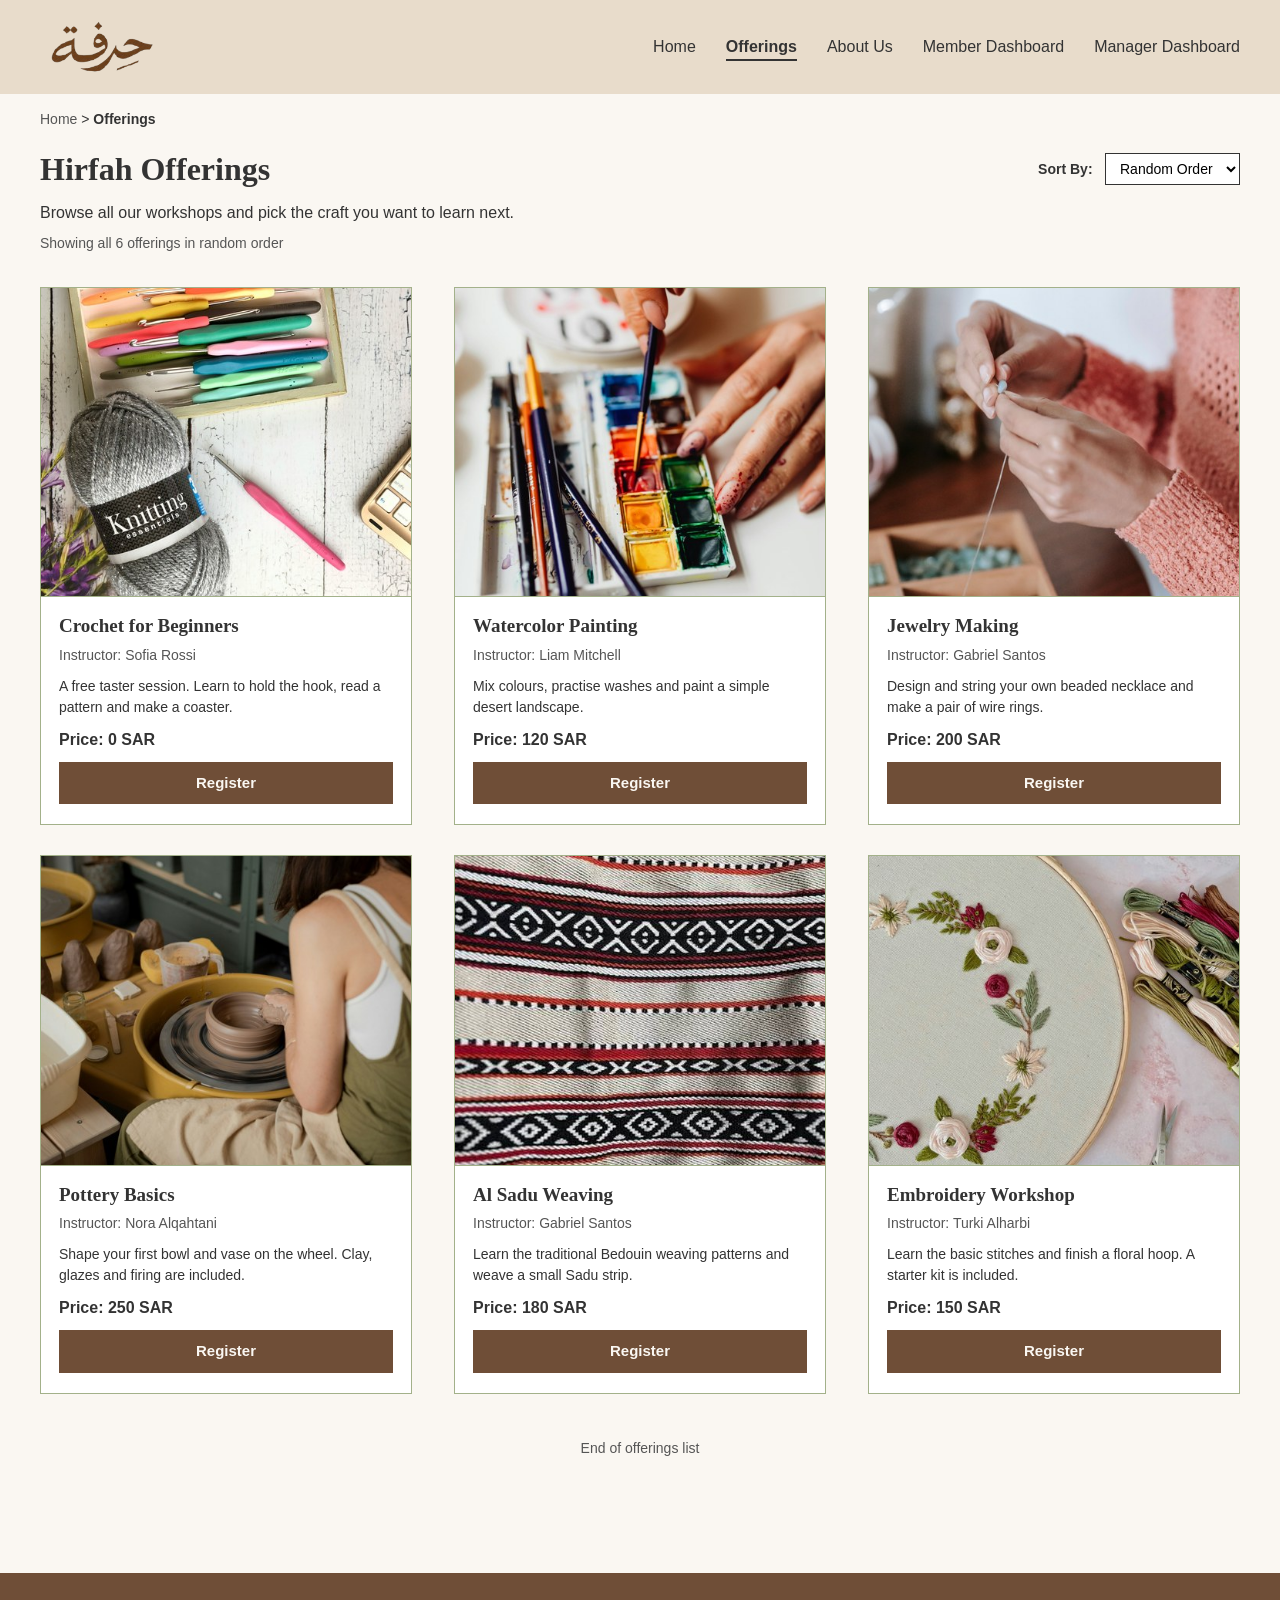
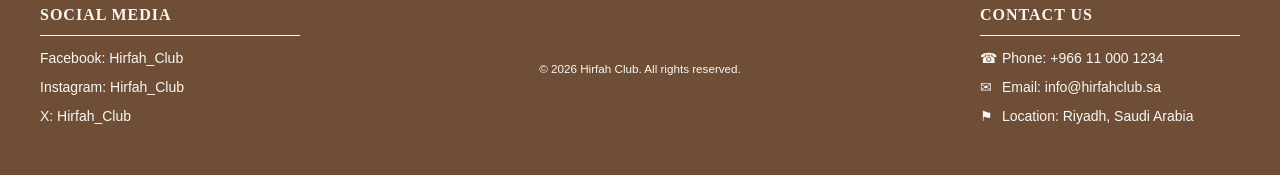
<file: offerings.html>
<!DOCTYPE html>
<html lang="en">
<head>
    <meta charset="UTF-8">
    <meta name="viewport" content="width=device-width, initial-scale=1">
    <title>Offerings | Hirfah Club</title>
    <link rel="stylesheet" href="style.css">
</head>
<body class="offerings-page">

    <!-- ===== Shared header ===== -->
    <header class="site-header">
        <a class="site-logo" href="index.html"><img src="images/logo_hirfah.png" alt="Hirfah Club logo" width="125" height="70"></a>
        <nav class="site-nav">
            <ul>
                <li><a href="index.html">Home</a></li>
                <li><a class="active" href="offerings.html">Offerings</a></li>
                <li><a href="about-us.html">About Us</a></li>
                <li><a href="member-dashboard.html">Member Dashboard</a></li>
                <li><a href="manager-dashboard.html">Manager Dashboard</a></li>
            </ul>
        </nav>
    </header>

    <nav class="breadcrumb">
        <a href="index.html">Home</a> &gt;
        <span class="breadcrumb-current">Offerings</span>
    </nav>

    <main class="page-content">

        <div class="offers-top">
            <div>
                <h1>Hirfah Offerings</h1>
                <p>Browse all our workshops and pick the craft you want to learn next.</p>
                <p class="offers-count" id="offers-count">Showing all 6 offerings</p>
            </div>

            <form class="sort-form" id="sort-form" action="#" method="get">
                <label for="sort-by">Sort By:</label>
                <select id="sort-by" name="sort_by">
                    <option value="random" selected>Random Order</option>
                    <optgroup label="Price">
                        <option value="price-low">Low to High</option>
                        <option value="price-high">High to Low</option>
                    </optgroup>
                    <optgroup label="Name">
                        <option value="name-az">A&ndash;Z</option>
                        <option value="name-za">Z&ndash;A</option>
                    </optgroup>
                </select>
            </form>
        </div>

        <div class="offers-list" id="offers-list">

                <article class="offer-card">
                    <img src="images/offering-pottery.jpg" alt="A woman shaping a clay bowl on a pottery wheel" width="480" height="400">
                    <div class="offer-body">
                        <h2>Pottery Basics</h2>
                        <p class="offer-instructor">Instructor: Nora Alqahtani</p>
                        <p>Shape your first bowl and vase on the wheel. Clay, glazes and firing are included.</p>
                        <p class="offer-price">Price: 250 SAR</p>
                        <a class="offer-register" href="request-to-join-offering.html">Register</a>
                    </div>
                </article>

                <article class="offer-card">
                    <img src="images/offering-embroidery.jpg" alt="Embroidery hoop with stitched flowers and thread spools" width="480" height="400">
                    <div class="offer-body">
                        <h2>Embroidery Workshop</h2>
                        <p class="offer-instructor">Instructor: Turki Alharbi</p>
                        <p>Learn the basic stitches and finish a floral hoop. A starter kit is included.</p>
                        <p class="offer-price">Price: 150 SAR</p>
                        <a class="offer-register" href="request-to-join-offering.html">Register</a>
                    </div>
                </article>

                <article class="offer-card">
                    <img src="images/offering-crochet.jpg" alt="A ball of yarn and colourful crochet hooks" width="480" height="400">
                    <div class="offer-body">
                        <h2>Crochet for Beginners</h2>
                        <p class="offer-instructor">Instructor: Sofia Rossi</p>
                        <p>A free taster session. Learn to hold the hook, read a pattern and make a coaster.</p>
                        <p class="offer-price">Price: 0 SAR</p>
                        <a class="offer-register" href="request-to-join-offering.html">Register</a>
                    </div>
                </article>

                <article class="offer-card">
                    <img src="images/offering-watercolor.jpg" alt="A hand dipping a brush into a watercolour paint box" width="480" height="400">
                    <div class="offer-body">
                        <h2>Watercolor Painting</h2>
                        <p class="offer-instructor">Instructor: Liam Mitchell</p>
                        <p>Mix colours, practise washes and paint a simple desert landscape.</p>
                        <p class="offer-price">Price: 120 SAR</p>
                        <a class="offer-register" href="request-to-join-offering.html">Register</a>
                    </div>
                </article>

                <article class="offer-card">
                    <img src="images/offering-jewelry.jpg" alt="Hands threading beads onto a string above a box of beads" width="480" height="400">
                    <div class="offer-body">
                        <h2>Jewelry Making</h2>
                        <p class="offer-instructor">Instructor: Gabriel Santos</p>
                        <p>Design and string your own beaded necklace and make a pair of wire rings.</p>
                        <p class="offer-price">Price: 200 SAR</p>
                        <a class="offer-register" href="request-to-join-offering.html">Register</a>
                    </div>
                </article>

                <article class="offer-card">
                    <img src="images/offering-sadu.jpg" alt="Close-up of red, black and white Al Sadu woven fabric" width="480" height="400">
                    <div class="offer-body">
                        <h2>Al Sadu Weaving</h2>
                        <p class="offer-instructor">Instructor: Gabriel Santos</p>
                        <p>Learn the traditional Bedouin weaving patterns and weave a small Sadu strip.</p>
                        <p class="offer-price">Price: 180 SAR</p>
                        <a class="offer-register" href="request-to-join-offering.html">Register</a>
                    </div>
                </article>

        </div>

        <p class="offers-end">End of offerings list</p>

    </main>

    <!-- ===== Shared footer ===== -->
    <footer class="site-footer">
        <div class="footer-column">
            <h2 class="footer-heading">Social Media</h2>
            <ul class="footer-list">
                <li><a href="https://www.facebook.com" target="_blank">Facebook: Hirfah_Club</a></li>
                <li><a href="https://www.instagram.com" target="_blank">Instagram: Hirfah_Club</a></li>
                <li><a href="https://x.com" target="_blank">X: Hirfah_Club</a></li>
            </ul>
        </div>

        <div class="footer-column footer-center">
            <p><small>&copy; 2026 Hirfah Club. All rights reserved.</small></p>
        </div>

        <div class="footer-column">
            <h2 class="footer-heading">Contact Us</h2>
            <ul class="footer-list">
                <li><span class="footer-symbol">&#9742;</span>Phone: +966 11 000 1234</li>
                <li><span class="footer-symbol">&#9993;</span>Email: <a href="mailto:info@hirfahclub.sa">info@hirfahclub.sa</a></li>
                <li><span class="footer-symbol">&#9873;</span>Location: Riyadh, Saudi Arabia</li>
            </ul>
        </div>
    </footer>

    <script src="offerings.js"></script>
    <script>
        // apply the theme chosen on the Home Page (saved in localStorage)
        if (localStorage.getItem("hirfahTheme") == "dark") {
            document.body.className = document.body.className + " dark-theme";
        }
    </script>
</body>
</html>
</file>
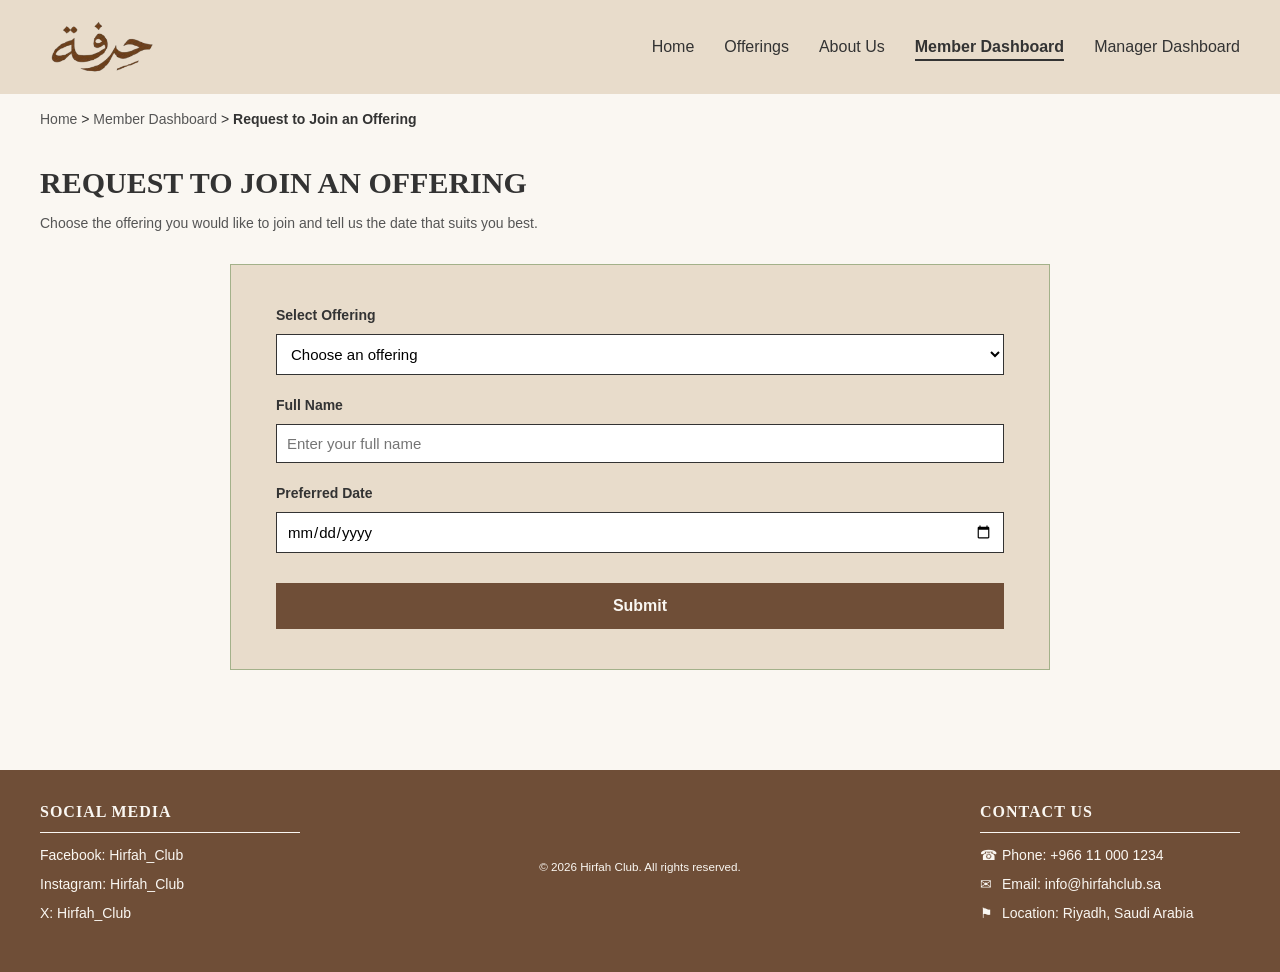
<file: request-to-join-offering.html>
<!DOCTYPE html>
<html lang="en">
<head>
    <meta charset="UTF-8">
    <meta name="viewport" content="width=device-width, initial-scale=1">
    <title>Request to Join an Offering | Hirfah Club</title>
    <link rel="stylesheet" href="style.css">
</head>
<body class="member-page">

    <a class="skip-link" href="#main">Skip to content</a>

    <!-- ===== Shared header ===== -->
    <header class="site-header">
        <a class="site-logo" href="index.html"><img src="images/logo_hirfah.png" alt="Hirfah Club logo" width="125" height="70"></a>
        <nav class="site-nav">
            <ul>
                <li><a href="index.html">Home</a></li>
                <li><a href="offerings.html">Offerings</a></li>
                <li><a href="about-us.html">About Us</a></li>
                <li><a class="active" href="member-dashboard.html">Member Dashboard</a></li>
                <li><a href="manager-dashboard.html">Manager Dashboard</a></li>
            </ul>
        </nav>
    </header>

    <!-- ===== Breadcrumb ===== -->
    <nav class="breadcrumb">
        <a href="index.html">Home</a> &gt;
        <a href="member-dashboard.html">Member Dashboard</a> &gt;
        <span class="breadcrumb-current">Request to Join an Offering</span>
    </nav>

    <main id="main" class="page-content">

        <div class="member-header">
            <h1>Request to Join an Offering</h1>
            <p>Choose the offering you would like to join and tell us the date that suits you best.</p>
        </div>

        <form class="member-form" id="join-form" action="#" method="post" novalidate>

            <div class="form-group">
                <label for="join-offering">Select Offering</label>
                <select id="join-offering" name="offering" required>
                    <option value="" disabled selected>Choose an offering</option>
                    <option value="pottery-basics">Pottery Basics (250 SAR)</option>
                    <option value="embroidery-workshop">Embroidery Workshop (150 SAR)</option>
                    <option value="crochet-for-beginners">Crochet for Beginners (0 SAR)</option>
                    <option value="watercolor-painting">Watercolor Painting (120 SAR)</option>
                    <option value="jewelry-making">Jewelry Making (200 SAR)</option>
                    <option value="al-sadu-weaving">Al Sadu Weaving (180 SAR)</option>
                </select>
            </div>

            <div class="form-group">
                <label for="join-full-name">Full Name</label>
                <input type="text" id="join-full-name" name="full_name" placeholder="Enter your full name" maxlength="60" required>
            </div>

            <div class="form-group">
                <label for="join-date">Preferred Date</label>
                <input type="date" id="join-date" name="preferred_date" required>
            </div>

            <div class="form-actions-bottom">
                <button type="submit" id="join-button" class="submit-button">Submit</button>
            </div>

        </form>

        <!-- Requests added while the member stays on this page -->
        <section id="new-requests" class="new-requests" style="display: none;">
            <h2 class="member-section-title">Your New Requests</h2>
            <div class="request-list" id="new-requests-list"></div>
        </section>

    </main>

    <!-- ===== Shared footer ===== -->
    <footer class="site-footer">
        <div class="footer-column">
            <h2 class="footer-heading">Social Media</h2>
            <ul class="footer-list">
                <li><a href="https://www.facebook.com" target="_blank">Facebook: Hirfah_Club</a></li>
                <li><a href="https://www.instagram.com" target="_blank">Instagram: Hirfah_Club</a></li>
                <li><a href="https://x.com" target="_blank">X: Hirfah_Club</a></li>
            </ul>
        </div>

        <div class="footer-column footer-center">
            <p><small>&copy; 2026 Hirfah Club. All rights reserved.</small></p>
        </div>

        <div class="footer-column">
            <h2 class="footer-heading">Contact Us</h2>
            <ul class="footer-list">
                <li><span class="footer-symbol">&#9742;</span>Phone: +966 11 000 1234</li>
                <li><span class="footer-symbol">&#9993;</span>Email: <a href="mailto:info@hirfahclub.sa">info@hirfahclub.sa</a></li>
                <li><span class="footer-symbol">&#9873;</span>Location: Riyadh, Saudi Arabia</li>
            </ul>
        </div>
    </footer>

    <script>
        // apply the theme chosen on the Home Page (saved in localStorage)
        if (localStorage.getItem("hirfahTheme") == "dark") {
            document.body.className = document.body.className + " dark-theme";
        }
    </script>
    <script src="request-to-join-offering.js"></script>
</body>
</html>
</file>
<file: style.css>
/* =========================================================
   Hirfah Club - Shared Stylesheet (style.css)

   Palette:
     Cream  #FAF7F2  (page background)
     Sand   #E8DCCB  (header, mission, profile table, form)
     Sage   #A3B18A  (card borders, profile name header)
     Coffee #6F4E37  (footer, buttons)
     Text   #333333
   ========================================================= */

/* ---------- Base ---------- */

* {
    box-sizing: border-box;
}

body {
    margin: 0;
    background-color: #FAF7F2;
    color: #333333;
    font-family: Arial, sans-serif;
    font-size: 16px;
    line-height: 1.5;
}

h1, h2, h3 {
    font-family: Georgia, serif;
    color: #333333;
}

/* ---------- Shared header and navigation ---------- */

.site-header {
    display: flex;
    justify-content: space-between;
    align-items: center;
    background-color: #E8DCCB;
    padding: 12px 40px;
}

.site-logo img {
    display: block;
    height: 70px;
}

.site-nav ul {
    display: flex;
    align-items: center;
    list-style-type: none;
    margin: 0;
    padding: 0;
}

.site-nav li {
    margin-left: 30px;
}

.site-nav a {
    color: #333333;
    text-decoration: none;
    padding-bottom: 4px;
}

.site-nav a:hover,
.site-nav a:focus {
    color: #6F4E37;
}

.site-nav a.active {
    font-weight: bold;
    border-bottom: 2px solid #333333;
}

/* ---------- Breadcrumb ---------- */

.breadcrumb {
    padding: 15px 40px;
    font-size: 14px;
}

.breadcrumb a {
    color: #555555;
    text-decoration: none;
}

.breadcrumb a:hover,
.breadcrumb a:focus {
    text-decoration: underline;
}

.breadcrumb-current {
    font-weight: bold;
}


.page-content {
    padding: 0 40px 50px 40px;
}

/* ---------- Shared button-style link ---------- */

.button-link {
    display: inline-block;
    background-color: #6F4E37;
    color: #FAF7F2;
    font-weight: bold;
    text-decoration: none;
    padding: 12px 40px;
}

.button-link:hover,
.button-link:focus {
    background-color: #A3B18A;
    color: #333333;
}

/* =========================================================
   PAGE 1 - ABOUT US (about-us.html)
   ========================================================= */

.about-mission {
    display: flex;
    align-items: center;
    background-color: #E8DCCB;
    border: 1px solid #A3B18A;
    padding: 20px;
}

.about-mission-image {
    display: block;
    width: 260px;
    max-width: 40%;
    height: auto;
    flex-shrink: 0;
    margin-right: 30px;
}

.about-mission-text h1 {
    margin-top: 0;
    margin-bottom: 10px;
    font-size: 28px;
}

.about-mission-text p {
    margin: 0;
}

.about-team-heading,
.home-heading {
    text-align: center;
    font-size: 28px;
    margin-top: 45px;
    margin-bottom: 25px;
}

.team-list {
    display: flex;
    flex-wrap: nowrap;
    overflow: auto;
    list-style-type: none;
    margin: 0;
    padding: 0 0 15px 0;
}

.team-card {
    width: 240px;
    flex-shrink: 0;
    margin-right: 20px;
    border: 1px solid #A3B18A;
    padding: 12px;
    text-align: center;
}

.team-photo {
    display: flex;
    justify-content: center;
    align-items: center;
    height: 190px;
    overflow: hidden;
}

.team-card img {
    display: block;
    width: 100%;
}

.team-photo img.photo-wide,
.profile-photo-frame img.photo-wide {
    width: auto;
    height: 100%;
    max-width: 150%;
    flex-shrink: 0;
}

.team-photo img.photo-top,
.profile-photo-frame img.photo-top {
    align-self: flex-start;
}

.team-photo img.photo-top {
    margin-top: -30px;
}

.profile-photo-frame img.photo-top {
    margin-top: -42px;
}

.team-card h3 {
    font-size: 17px;
    margin-top: 12px;
    margin-bottom: 4px;
}

.team-card h3 a {
    color: #333333;
    text-decoration: underline;
}

.team-card h3 a:hover,
.team-card h3 a:focus {
    color: #6F4E37;
}

.team-card p {
    margin: 0;
    font-size: 14px;
    color: #555555;
}

/* =========================================================
   PAGE 2 - INSTRUCTOR PROFILE (instructor-profile.html)
   ========================================================= */

.profile-entry {
    display: none;
}

.profile-entry:target {
    display: block;
}

.profile-scroll {
    width: 90%;
    margin: 30px auto 0 auto;
    overflow: auto;
}

.profile-table {
    width: 100%;
    background-color: #E8DCCB;
    border: 2px solid #333333;
}

.profile-table th,
.profile-table td {
    border: 1px solid #333333;
    padding: 18px;
    text-align: center;
}

.profile-table th {
    width: 20%;
}

.profile-table a {
    color: #333333;
}

.profile-name {
    background-color: #A3B18A;
    font-family: Georgia, serif;
    font-size: 26px;
}

.profile-photo-frame {
    display: flex;
    justify-content: center;
    align-items: center;
    width: 300px;
    height: 266px;
    margin: 0 auto;
    overflow: hidden;
}

.profile-photo-frame img {
    display: block;
    width: 100%;
}

.profile-back {
    width: 90%;
    margin: 30px auto 0 auto;
}

.profile-back a {
    color: #333333;
    font-weight: bold;
    text-decoration: underline;
}

.profile-back a:hover,
.profile-back a:focus {
    color: #6F4E37;
}

/* =========================================================
   PAGE 3 - JOIN OUR TEAM
   ========================================================= */

.join-form {
    width: 90%;
    margin: 0 auto;
}

.join-panel {
    background-color: #E8DCCB;
    border: 1px solid #A3B18A;
    padding: 20px 40px 35px 40px;
}

.join-row {
    display: flex;
    justify-content: space-between;
}

.join-column {
    width: 47%;
}

.join-panel label {
    display: block;
    font-weight: bold;
    margin-top: 18px;
    margin-bottom: 8px;
}

.join-panel input,
.join-panel select,
.join-panel textarea {
    width: 100%;
    padding: 10px;
    border: 1px solid #333333;
    font-family: Arial, sans-serif;
    font-size: 15px;
}

.join-panel textarea {
    height: 120px;
}

.join-photo-box {
    display: flex;
    flex-direction: column;
    justify-content: center;
    align-items: center;
    height: 220px;
    padding: 20px;
    border: 1px solid #333333;
    background-color: #FAF7F2;
    text-align: center;
}

.join-photo-box p {
    margin: 0 0 15px 0;
    font-size: 14px;
    color: #555555;
}

.join-panel .join-photo-box input {
    border: none;
    padding: 0;
}

.join-actions {
    text-align: center;
    margin-top: 30px;
}

.join-submit {
    background-color: #6F4E37;
    color: #FAF7F2;
    font-family: Arial, sans-serif;
    font-size: 16px;
    font-weight: bold;
    border: none;
    padding: 12px 50px;
}

.join-submit:hover,
.join-submit:focus {
    background-color: #A3B18A;
    color: #333333;
}

/* ---------- small screens ----------*/

@media screen and (max-width: 48em) {

    .about-mission-image {
        max-width: 100%;
    }

    .profile-scroll {
        width: 100%;
    }
}


/* =========================================================
   PAGE 4 - HOME
   ========================================================= */

.home-hero {
    display: flex;
    align-items: center;
    margin-top: 30px;
}

.home-hero-image {
    display: block;
    width: 50%;
    height: auto;
    flex-shrink: 0;
    margin-right: 40px;
    border: 1px solid #A3B18A;
}

.home-hero-text h1 {
    font-size: 40px;
    margin-top: 0;
    margin-bottom: 10px;
}

.home-tagline {
    font-weight: bold;
    font-size: 18px;
}

.home-divider {
    border: none;
    border-top: 1px solid #E8DCCB;
    margin: 45px 0;
}

.offering-row {
    display: flex;
    justify-content: space-between;
}

.offering-card,
.offer-card {
    width: 31%;
    border: 1px solid #A3B18A;
    background-color: #FFFFFF;
}

.offering-card img,
.offer-card img {
    display: block;
    width: 100%;
    height: auto;
    border-bottom: 1px solid #A3B18A;
}

.offering-card {
    position: relative;
}

.offering-info {
    padding: 12px 18px;
}

.offering-info h3 {
    font-size: 18px;
    margin: 0 0 6px 0;
}

.offering-info p {
    margin: 0 0 8px 0;
    font-size: 14px;
}

.offering-price {
    font-weight: bold;
}

.offering-more {
    display: none;
    position: absolute;
    top: 0;
    left: 0;
    width: 100%;
    height: 100%;
    background-color: #6F4E37;
    color: #FAF7F2;
    padding: 25px;
    font-size: 15px;
}

.offering-card:hover .offering-more {
    display: block;
}

.offering-more h3 {
    color: #FAF7F2;
    font-size: 20px;
    margin-top: 0;
    border-bottom: 1px solid #FAF7F2;
    padding-bottom: 8px;
}

.offering-more p {
    margin: 0 0 8px 0;
}

.home-more-link {
    text-align: center;
    margin-top: 30px;
}

.review-row {
    display: flex;
    justify-content: space-between;
}

.review {
    width: 31%;
    background-color: #FFFFFF;
    border: 1px solid #A3B18A;
    padding: 18px;
}

.review p {
    margin: 0;
}

.review-top {
    display: flex;
    align-items: center;
    margin-bottom: 12px;
}

.review-initials {
    display: inline-block;
    width: 44px;
    height: 44px;
    line-height: 44px;
    text-align: center;
    background-color: #E8DCCB;
    border: 1px solid #A3B18A;
	border-radius: 50%;
    font-size: 14px;
    margin-right: 12px;
}

.review-name {
    font-weight: bold;
}

.review-stars {
    color: #6F4E37;
    letter-spacing: 2px;
}

.review-offering {
    font-size: 14px;
    font-weight: bold;
    color: #6F4E37;
}

.review-text {
    font-size: 14px;
    font-style: italic;
    color: #555555;
    margin-top: 6px;
}

/* Extra section: Artisan of the Month */
.artisan {
    display: flex;
    align-items: center;
    background-color: #E8DCCB;
    border: 2px solid #A3B18A;
    padding: 25px;
}

.artisan-image {
    display: block;
    width: 260px;
    height: auto;
    flex-shrink: 0;
    margin-right: 30px;
    border: 4px solid #FAF7F2;
}

.artisan-text h2 {
    font-size: 24px;
    margin-top: 0;
    margin-bottom: 8px;
}

.artisan-craft {
    font-weight: bold;
    margin: 0 0 10px 0;
}

.artisan-quote {
    font-style: italic;
    border-left: 4px solid #6F4E37;
    padding-left: 12px;
}

.artisan-tools {
    font-size: 14px;
    color: #555555;
    margin-bottom: 0;
}

/* =========================================================
   PAGE 5 - OFFERINGS
   ========================================================= */

.offers-top {
    display: flex;
    justify-content: space-between;
    align-items: flex-start;
}

.offers-top h1 {
    font-size: 32px;
    margin-top: 0;
    margin-bottom: 8px;
}

.offers-top p {
    margin: 0 0 8px 0;
}

.offers-count {
    font-size: 14px;
    color: #555555;
}

.sort-form {
    flex-shrink: 0;
    margin-top: 8px;
}

.sort-form label {
    font-weight: bold;
    font-size: 14px;
    margin-right: 8px;
}

.sort-form select {
    padding: 6px 10px;
    border: 1px solid #333333;
    background-color: #FFFFFF;
    font-family: Arial, sans-serif;
    font-size: 14px;
}

.offers-list {
    display: flex;
    flex-wrap: wrap;
    justify-content: space-between;
    margin-top: 25px;
}

.offer-card {
    margin-bottom: 30px;
}

.offer-body {
    padding: 15px 18px 20px 18px;
}

.offer-body h2 {
    font-size: 19px;
    margin: 0 0 4px 0;
}

.offer-body p {
    font-size: 14px;
    margin: 0 0 10px 0;
}

.offer-instructor {
    color: #555555;
}

.offer-body p.offer-price {
    font-size: 16px;
    font-weight: bold;
}

.offer-register {
    display: block;
    width: 100%;
    text-align: center;
    text-decoration: none;
    background-color: #6F4E37;
    color: #FAF7F2;
    font-family: Arial, sans-serif;
    font-size: 15px;
    font-weight: bold;
    border: none;
    padding: 10px 0;
}

.offer-register:hover {
    background-color: #A3B18A;
    color: #333333;
}

.offers-end {
    text-align: center;
    font-size: 14px;
    color: #555555;
}

/* ---------- 6. Shared footer ---------- */

.site-footer {
    display: flex;
    justify-content: space-between;
    align-items: center;
    background-color: #6F4E37;
    color: #FAF7F2;
    padding: 30px 40px 40px 40px;
    margin-top: 50px;
}

.footer-column {
    width: 260px;
}

.footer-center {
    text-align: center;
    font-size: 14px;
}

.footer-heading {
    font-family: Georgia, serif;
    font-size: 16px;
    color: #FAF7F2;
    text-transform: uppercase;
    letter-spacing: 1px;
    border-bottom: 1px solid #FAF7F2;
    padding-bottom: 8px;
    margin-top: 0;
    margin-bottom: 12px;
}

.footer-list {
    list-style-type: none;
    margin: 0;
    padding: 0;
    font-size: 14px;
}

.footer-list li {
    margin-bottom: 8px;
}

.footer-list a {
    color: #FAF7F2;
    text-decoration: none;
}

.footer-list a:hover,
.footer-list a:focus {
    text-decoration: underline;
}

.footer-symbol {
    display: inline-block;
    width: 22px;
}


.dashboard-header {
    display: flex;
    justify-content: space-between;
    align-items: center;
    margin-top: 15px;
    margin-bottom: 25px;
}

.dashboard-header h1 {
    font-size: 1.875rem;
    margin: 0 0 5px 0;
}

.dashboard-header p {
    margin: 0;
    font-size: 0.875rem;
    color: #555555;
}

.dashboard-actions {
    display: flex;
    gap: 15px;
}

/* ===== Buttons & Links ===== */
.button-link.secondary {
    background-color: #A3B18A;
    color: #333333;
}

.button-link.secondary:hover,
.button-link.secondary:focus {
    background-color: #6F4E37;
    color: #FAF7F2;
}

.offer-delete {
    display: block;
    width: 100%;
    background-color: #333333;
    color: #FAF7F2;
    font-family: Arial, sans-serif;
    font-size: 0.9375rem;
    font-weight: bold;
    border: none;
    padding: 10px 0;
    cursor: pointer;
}

.offer-delete:hover,
.offer-delete:focus {
    background-color: #8B0000;
}

.page-title,
.section-title {
    text-align: center;
    font-size: 1.75rem;
    margin-top: 20px;
    margin-bottom: 25px;
}

.offering-form,
.instructor-form {
    background-color: #E8DCCB;
    border: 1px solid #A3B18A;
    padding: 30px 40px;
}

.form-grid {
    display: flex;
    justify-content: space-between;
}

.form-column {
    width: 48%;
}

.form-group {
    margin-bottom: 20px;
}

.form-group label {
    display: block;
    font-weight: bold;
    margin-bottom: 8px;
    font-size: 0.875rem;
}

.form-group input[type="text"],
.form-group input[type="number"],
.form-group input[type="email"],
.form-group input[type="date"],
.form-group select,
.form-group textarea {
    width: 100%;
    padding: 10px;
    border: 1px solid #333333;
    background-color: #FFFFFF;
    font-family: Arial, sans-serif;
    font-size: 0.9375rem;
}

.form-fieldset {
    border: none;
    padding: 0;
    margin: 0 0 20px 0;
}

.form-fieldset legend {
    font-weight: bold;
    font-size: 0.875rem;
    padding: 0;
    margin-bottom: 8px;
}

.photo-upload-box {
    display: flex;
    flex-direction: column;
    align-items: center;
    justify-content: center;
    gap: 12px;
    min-height: 220px;
    padding: 20px;
    text-align: center;
    background-color: #FAF7F2;
    border: 2px dashed #333333;
}

.photo-upload-box input[type="file"] {
    max-width: 100%;
    font-family: Arial, sans-serif;
    font-size: 0.9375rem;
}

.photo-hint {
    margin: 0;
    font-size: 0.875rem;
    color: #555555;
}

.radio-group {
    display: flex;
    gap: 20px;
    padding: 10px 0;
}

.radio-group label {
    font-weight: normal;
    cursor: pointer;
}

.form-actions-bottom {
    text-align: center;
    margin-top: 25px;
}

.submit-button {
    background-color: #6F4E37;
    color: #FAF7F2;
    font-family: Arial, sans-serif;
    font-size: 1rem;
    font-weight: bold;
    border: none;
    padding: 12px 50px;
    cursor: pointer;
}

.submit-button:hover,
.submit-button:focus {
    background-color: #A3B18A;
    color: #333333;
}

.instructors-table-section {
    margin-top: 20px;
}

.table-header {
    margin-bottom: 15px;
}

.table-header h2 {
    font-size: 1.375rem;
    margin: 0;
}

.table-scroll {
    overflow-x: auto;
}

.instructors-table {
    min-width: 36rem;
    width: 100%;
    border-collapse: collapse;
    background-color: #FFFFFF;
    border: 1px solid #A3B18A;
}

.instructors-table th,
.instructors-table td {
    border: 1px solid #A3B18A;
    padding: 12px 15px;
    text-align: left;
    vertical-align: middle;
}

.instructors-table th {
    background-color: #E8DCCB;
    font-family: Georgia, serif;
    font-size: 0.9375rem;
}

.instructors-table td img {
    display: block;
    width: 40px;
    height: 40px;
    background-color: #E8DCCB;
    border-radius: 50%;
    object-fit: cover;
}

.table-actions {
    text-align: right;
    margin-top: 15px;
}

.skip-link {
    position: absolute;
    left: -9999px;
    top: 0;
    z-index: 100;
    background-color: #333333;
    color: #FAF7F2;
    padding: 10px 16px;
}

.skip-link:focus {
    left: 0;
}

.visually-hidden {
    position: absolute;
    width: 1px;
    height: 1px;
    margin: -1px;
    padding: 0;
    overflow: hidden;
    clip: rect(0, 0, 0, 0);
    white-space: nowrap;
    border: 0;
}

.manager-page a:focus,
.manager-page button:focus,
.manager-page input:focus,
.manager-page select:focus,
.manager-page textarea:focus {
    outline: 3px solid #6F4E37;
    outline-offset: 2px;
}

.manager-page img {
    max-width: 100%;
}

.manager-page .site-logo img {
    width: auto;
}

.manager-page .offers-top h2 {
    font-size: 1.5rem;
    margin: 0 0 8px 0;
}

.manager-page .offer-body h3 {
    font-size: 1.1875rem;
    margin: 0 0 4px 0;
}

.manager-page .offers-list {
    display: flex;
    flex-wrap: wrap;
    gap: 25px;
}

.manager-page .offers-list .offer-card {
    flex: 1 1 260px;
    margin-bottom: 0;
}

@media screen and (max-width: 48em) {

    .manager-page .site-header,
    .manager-page .dashboard-header,
    .manager-page .offers-top,
    .manager-page .form-grid,
    .manager-page .site-footer {
        flex-direction: column;
        align-items: stretch;
    }

    .manager-page .site-header {
        align-items: center;
        gap: 10px;
    }

    .manager-page .site-nav ul {
        flex-wrap: wrap;
        justify-content: center;
    }

    .manager-page .site-nav li {
        margin: 6px 12px;
    }

    .manager-page .site-header,
    .manager-page .breadcrumb,
    .manager-page .page-content,
    .manager-page .site-footer {
        padding-left: 4%;
        padding-right: 4%;
    }

    .manager-page .dashboard-actions {
        flex-direction: column;
    }

    .manager-page .form-column,
    .manager-page .footer-column {
        width: 100%;
    }

    .manager-page .offering-form,
    .manager-page .instructor-form {
        padding: 20px 4%;
    }

    .manager-page .footer-center {
        order: 3;
    }
}


/* =========================================================
   MEMBER PAGES - Club Member Dashboard, Request to Join an
   Offering, Offering Evaluation
   ========================================================= */

.member-header {
    margin-top: 15px;
    margin-bottom: 30px;
}

.member-header h1 {
    font-size: 1.875rem;
    margin: 0 0 8px 0;
    text-transform: uppercase;
}

.member-header p {
    margin: 0;
    font-size: 0.875rem;
    color: #555555;
}

.member-section-title {
    font-size: 1.375rem;
    margin: 0 0 4px 0;
}

.member-count {
    margin: 0 0 18px 0;
    font-size: 0.875rem;
    color: #555555;
}


.request-list {
    display: flex;
    flex-wrap: wrap;
    gap: 25px;
}

.request-card {
    display: flex;
    flex-direction: column;
    justify-content: space-between;
    flex: 0 0 calc((100% - 50px) / 3);
    min-height: 190px;
    background-color: #FFFFFF;
    border: 1px solid #A3B18A;
    padding: 20px 22px;
}

.request-card h3 {
    font-size: 1.125rem;
    margin: 0 0 12px 0;
}

.request-card p {
    margin: 0 0 6px 0;
    font-size: 0.9375rem;
    color: #555555;
}

.request-card strong {
    color: #333333;
}

.request-status {
    align-self: flex-start;
    margin-top: 18px;
    padding: 4px 16px;
    border-radius: 999px;
    font-size: 0.8125rem;
    font-weight: bold;
}

.status-pending {
    background-color: #E8DCCB;
    color: #333333;
    border: 1px solid #A3B18A;
}

.status-declined {
    background-color: #666666;
    color: #FFFFFF;
}

.status-completed {
    background-color: #6F4E37;
    color: #FAF7F2;
}


.quick-links {
    margin-top: 45px;
}

.quick-links h2 {
    font-size: 1.375rem;
    margin: 0 0 15px 0;
}

.quick-links-row {
    display: flex;
    flex-wrap: wrap;
    gap: 25px;
}

.quick-link {
    display: flex;
    align-items: center;
    justify-content: space-between;
    flex: 1 1 280px;
    max-width: 420px;
    background-color: #FFFFFF;
    border: 1px solid #A3B18A;
    color: #333333;
    font-weight: bold;
    text-decoration: none;
    padding: 14px 20px;
}

.quick-link:hover,
.quick-link:focus {
    background-color: #E8DCCB;
}

.quick-link-label {
    display: flex;
    align-items: center;
}

.quick-link-icon {
    display: inline-block;
    width: 34px;
    height: 34px;
    line-height: 32px;
    margin-right: 14px;
    text-align: center;
    border: 1px solid #333333;
    border-radius: 50%;
    font-size: 1.125rem;
}

.quick-link-arrow {
    font-size: 1.25rem;
}

.member-page .site-logo img {
    width: auto;
}


.member-form {
    max-width: 820px;
    margin: 30px auto 0 auto;
    background-color: #E8DCCB;
    border: 1px solid #A3B18A;
    padding: 40px 45px;
}

.member-form .submit-button {
    display: block;
    width: 100%;
    padding: 14px 0;
}

.member-form .form-actions-bottom {
    margin-top: 30px;
}

.member-form textarea {
    resize: vertical;
    min-height: 150px;
}

.member-form select {
    cursor: pointer;
}

.member-form input:focus,
.member-form select:focus,
.member-form textarea:focus,
.member-form .submit-button:focus,
.quick-link:focus {
    outline: 3px solid #6F4E37;
    outline-offset: 2px;
}


.rating-fieldset {
    min-width: 0;
    border: none;
    padding: 0;
    margin: 0 0 20px 0;
}

.rating-fieldset legend {
    font-weight: bold;
    font-size: 0.875rem;
    padding: 0;
    margin-bottom: 8px;
}

.star-rating {
    display: flex;
    flex-direction: row-reverse;
    justify-content: flex-end;
}

.star-rating input {
    position: absolute;
    width: 1px;
    height: 1px;
    margin: -1px;
    padding: 0;
    overflow: hidden;
    clip: rect(0, 0, 0, 0);
    border: 0;
}

.star-rating label {
    margin-right: 6px;
    font-size: 2rem;
    line-height: 1;
    color: #6F4E37;
    cursor: pointer;
}

.star-rating label::before {
    content: "\2606";
}

.star-rating input:checked ~ label::before,
.star-rating label:hover::before,
.star-rating label:hover ~ label::before {
    content: "\2605";
}

.star-rating input:focus + label {
    outline: 3px solid #6F4E37;
    outline-offset: 2px;
}


@media screen and (max-width: 62em) {

    .request-card {
        flex-basis: calc((100% - 25px) / 2);
    }
}

@media screen and (max-width: 48em) {

    .request-card {
        flex-basis: 100%;
        min-height: 0;
    }

    .member-form {
        padding: 25px 5%;
    }

    .quick-link {
        max-width: none;
    }
}


img {
    max-width: 100%;
}

@media screen and (max-width: 62em) {

    .site-header {
        flex-direction: column;
    }

    .site-logo {
        margin-bottom: 10px;
    }

    .site-nav ul {
        flex-wrap: wrap;
        justify-content: center;
    }

    .site-nav li {
        margin: 6px 12px;
    }

    .home-hero-image {
        width: 45%;
        margin-right: 25px;
    }

    .offers-list .offer-card {
        width: 48%;
    }
}

@media screen and (max-width: 48em) {

    .site-header,
    .breadcrumb,
    .page-content,
    .site-footer {
        padding-left: 4%;
        padding-right: 4%;
    }

    .home-hero,
    .offering-row,
    .review-row,
    .artisan,
    .about-mission,
    .offers-top,
    .join-row,
    .site-footer {
        flex-direction: column;
        align-items: stretch;
    }

    .home-hero-image {
        width: 100%;
        margin-right: 0;
        margin-bottom: 20px;
    }

    .home-hero-text h1 {
        font-size: 32px;
    }

    .offering-card,
    .offers-list .offer-card,
    .review {
        width: 100%;
        margin-bottom: 20px;
    }

    .artisan-image,
    .about-mission-image {
        margin: 0 auto 20px auto;
    }

    .artisan {
        padding: 20px 4%;
    }

    .sort-form {
        margin-top: 15px;
    }

    .profile-table {
        display: block;
        width: 100%;
        overflow-x: auto;
    }

    .profile-table th,
    .profile-table td {
        padding: 10px;
        font-size: 14px;
    }

    .profile-back {
        width: 100%;
    }

    .join-form {
        width: 100%;
    }

    .join-submit {
        position: static;
        display: block;
        margin: 15px auto 0 auto;
    }

    .join-panel {
        padding: 10px 4% 25px 4%;
    }

    .join-column {
        width: 100%;
    }

    .footer-column {
        width: 100%;
        margin-bottom: 20px;
    }
}

.home-page .theme-bar {
    display: flex;
    justify-content: flex-end;
    padding: 15px 40px 0 40px;
}

.home-page .theme-button,
.home-page .menu-button {
    background-color: #6F4E37;
    color: #FAF7F2;
    font-family: Arial, sans-serif;
    font-size: 14px;
    font-weight: bold;
    border: none;
    padding: 8px 16px;
    cursor: pointer;
}

.home-page .theme-button:hover,
.home-page .theme-button:focus,
.home-page .menu-button:hover,
.home-page .menu-button:focus {
    background-color: #A3B18A;
    color: #333333;
}

.home-page .menu-button {
    display: none;
}

/* ---------- Footer clock ---------- */

.home-page .footer-center p {
    margin: 0 0 4px 0;
}

.home-page .footer-clock-label {
    text-transform: uppercase;
    letter-spacing: 1px;
    font-size: 12px;
}

.home-page .footer-clock {
    font-family: "Courier New", monospace;
    font-size: 24px;
    font-weight: bold;
}

.home-page .footer-center p.footer-date {
    font-size: 13px;
    margin-bottom: 14px;
}

/* ---------- Back to Top button ---------- */

.home-page .back-to-top {
    display: none;
    position: fixed;
    right: 25px;
    bottom: 25px;
    z-index: 50;
    background-color: #6F4E37;
    color: #FAF7F2;
    font-family: Arial, sans-serif;
    font-size: 15px;
    font-weight: bold;
    border: 2px solid #FAF7F2;
    border-radius: 25px;
    padding: 10px 18px;
    text-decoration: none;
}

.home-page .back-to-top:hover,
.home-page .back-to-top:focus {
    background-color: #A3B18A;
    color: #333333;
}


body.dark-theme {
    background-color: #2B2420;
    color: #F3EDE4;
}

.dark-theme h1,
.dark-theme h2,
.dark-theme h3 {
    color: #F3EDE4;
}

.dark-theme .site-header {
    background-color: #3A302A;
}

.dark-theme .site-nav a {
    color: #F3EDE4;
}

.dark-theme .site-nav a:hover,
.dark-theme .site-nav a:focus {
    color: #A3B18A;
}

.dark-theme .site-nav a.active {
    border-bottom-color: #F3EDE4;
}

.dark-theme .theme-button,
.dark-theme .menu-button,
.dark-theme .button-link,
.dark-theme .back-to-top {
    background-color: #A3B18A;
    color: #2B2420;
}

.dark-theme .theme-button:hover,
.dark-theme .theme-button:focus,
.dark-theme .menu-button:hover,
.dark-theme .menu-button:focus,
.dark-theme .button-link:hover,
.dark-theme .button-link:focus,
.dark-theme .back-to-top:hover,
.dark-theme .back-to-top:focus {
    background-color: #F3EDE4;
    color: #2B2420;
}

.dark-theme .home-divider {
    border-top-color: #4A3F37;
}

.dark-theme .offering-card,
.dark-theme .review {
    background-color: #3A302A;
}

.dark-theme .review-text,
.dark-theme .artisan-tools {
    color: #D9CFC2;
}

.dark-theme .review-stars,
.dark-theme .review-offering {
    color: #C9D6AE;
}

.dark-theme .review-initials {
    background-color: #2B2420;
}

.dark-theme .artisan {
    background-color: #3A302A;
}

.dark-theme .artisan-image {
    border-color: #2B2420;
}

.dark-theme .artisan-quote {
    border-left-color: #A3B18A;
}

.dark-theme .site-footer {
    background-color: #1E1916;
}


.dark-theme .breadcrumb a,
.dark-theme .team-card p,
.dark-theme .join-photo-box p,
.dark-theme .offers-count,
.dark-theme .offer-instructor,
.dark-theme .offers-end,
.dark-theme .dashboard-header p,
.dark-theme .photo-hint,
.dark-theme .member-header p,
.dark-theme .member-count,
.dark-theme .request-card p {
    color: #D9CFC2;
}

.dark-theme .team-card h3 a,
.dark-theme .profile-table a,
.dark-theme .profile-back a,
.dark-theme .request-card strong,
.dark-theme .quick-link {
    color: #F3EDE4;
}

.dark-theme .about-mission,
.dark-theme .join-panel,
.dark-theme .profile-table,
.dark-theme .offer-card,
.dark-theme .offering-form,
.dark-theme .instructor-form,
.dark-theme .instructors-table,
.dark-theme .request-card,
.dark-theme .quick-link,
.dark-theme .member-form {
    background-color: #3A302A;
}

.dark-theme .profile-table,
.dark-theme .profile-table th,
.dark-theme .profile-table td {
    border-color: #A3B18A;
}

.dark-theme .profile-name,
.dark-theme .instructors-table th,
.dark-theme .status-pending,
.dark-theme .quick-link:hover,
.dark-theme .quick-link:focus {
    background-color: #4A3F37;
    color: #F3EDE4;
}

.dark-theme .quick-link-icon {
    border-color: #F3EDE4;
}

.dark-theme .join-photo-box,
.dark-theme .photo-upload-box {
    background-color: #2B2420;
    border-color: #A3B18A;
}

.dark-theme .offer-register,
.dark-theme .submit-button,
.dark-theme .join-submit {
    background-color: #A3B18A;
    color: #2B2420;
}

.dark-theme .offer-register:hover,
.dark-theme .submit-button:hover,
.dark-theme .submit-button:focus,
.dark-theme .join-submit:hover,
.dark-theme .join-submit:focus {
    background-color: #F3EDE4;
    color: #2B2420;
}

.dark-theme .button-link.secondary {
    background-color: #4A3F37;
    color: #F3EDE4;
}

.dark-theme .button-link.secondary:hover,
.dark-theme .button-link.secondary:focus {
    background-color: #A3B18A;
    color: #2B2420;
}

.dark-theme .star-rating label {
    color: #C9D6AE;
}


/* =========================================================
     HOME PAGE RESPONSIVE RULES
   ========================================================= */

/* Phones */
@media screen and (max-width: 48em) {

    .home-page .site-header {
        flex-direction: row;
        flex-wrap: wrap;
        justify-content: space-between;
        align-items: center;
    }

    .home-page .site-logo {
        margin-bottom: 0;
    }

    .home-page .site-logo img {
        height: 54px;
        width: auto;
    }

    .home-page .theme-bar {
        padding: 12px 4% 0 4%;
    }

    .home-page .menu-button {
        display: block;
    }

    .home-page .site-nav {
        display: none;
        order: 3;
        width: 100%;
        margin-top: 12px;
    }

    .home-page .site-nav.nav-open {
        display: block;
    }

    .home-page .site-nav ul {
        flex-direction: column;
        align-items: stretch;
    }

    .home-page .site-nav li {
        margin: 0;
        border-top: 1px solid #A3B18A;
    }

    .home-page .site-nav a {
        display: block;
        padding: 12px 4px;
    }

    .home-page .site-nav a.active {
        border-bottom: none;
    }

    .home-page .offering-card,
    .home-page .review {
        width: 100%;
    }

    .home-page .home-heading {
        font-size: 24px;
        margin-top: 35px;
    }

    .home-page .artisan-text h2 {
        font-size: 20px;
    }

    .home-page .back-to-top {
        right: 15px;
        bottom: 15px;
        padding: 8px 14px;
    }
}

/* Very small phones */
@media screen and (max-width: 25em) {

    .home-page .site-logo img {
        height: 44px;
    }

    .home-page .theme-button,
    .home-page .menu-button {
        font-size: 12px;
        padding: 7px 9px;
    }

    .home-page .home-hero-text h1 {
        font-size: 28px;
    }
}


/* =========================================================
   MEMBER PAGES - validation highlight and new requests list
   ========================================================= */

.member-form .input-error {
    border: 2px solid #B00020;
    background-color: #FDECEA;
}

.member-form .rating-fieldset.input-error {
    border: 2px solid #B00020;
    padding: 8px;
}

.new-requests {
    max-width: 820px;
    margin: 35px auto 0 auto;
}

.dark-theme .member-form .input-error {
    border-color: #FF8A80;
    background-color: #4A2F2C;
    color: #F3EDE4;
}
</file>
